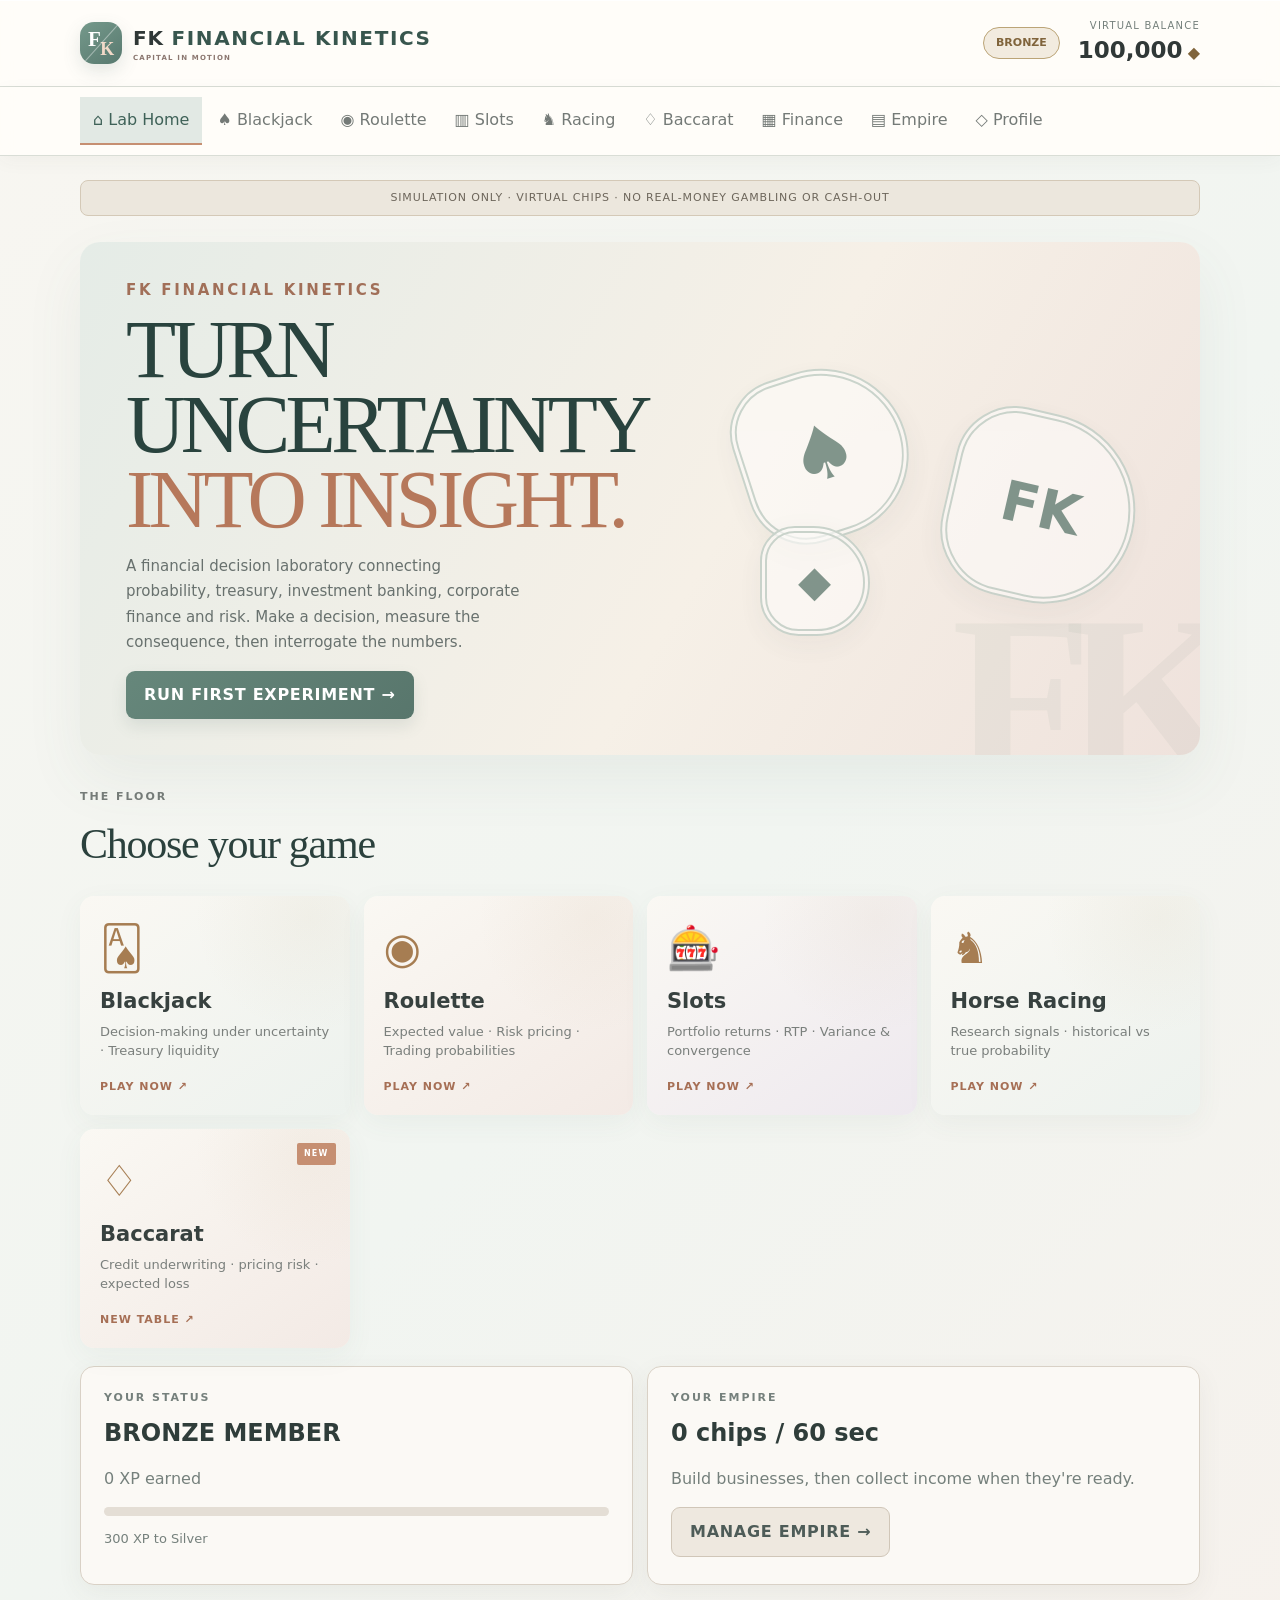
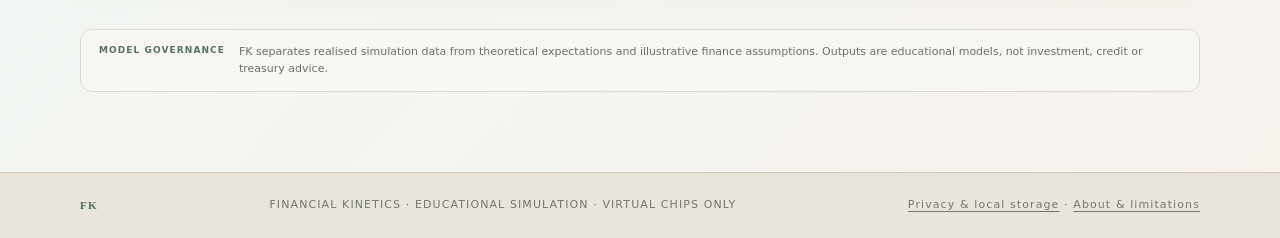
<file: index.html>
<!doctype html>
<html lang="en">
<head>
  <meta charset="utf-8">
  <meta name="viewport" content="width=device-width, initial-scale=1">
  <meta name="theme-color" content="#f3efe8">
  <meta name="robots" content="index,follow">
  <meta name="referrer" content="strict-origin-when-cross-origin">
  <meta name="description" content="FK Financial Kinetics — an interactive finance, treasury, deals, risk and capital allocation laboratory.">
  <title>FK Financial Kinetics | Capital in Motion.</title>
  <link rel="stylesheet" href="style.css">
  <script src="script.js" defer></script>
</head>
<body>
  <header class="topbar">
    <a href="#lobby" class="brand" data-page="lobby" aria-label="FK Financial Kinetics home"><span class="brand-mark fk-monogram"><i>F</i><i>K</i></span><span>FK <strong>FINANCIAL KINETICS</strong><small>CAPITAL IN MOTION</small></span></a>
    <div class="header-right"><span class="badge" id="vipBadge">BRONZE</span><div class="balance"><small>VIRTUAL BALANCE</small><strong id="balance">100,000</strong><span> ◆</span></div></div>
  </header>
  <nav class="nav" aria-label="Main navigation">
    <button type="button" data-page="lobby" class="active">⌂ Lab Home</button>
    <button type="button" data-page="blackjack">♠ Blackjack</button>
    <button type="button" data-page="roulette">◉ Roulette</button>
    <button type="button" data-page="slots">▥ Slots</button>
    <button type="button" data-page="racing">♞ Racing</button>
    <button type="button" data-page="baccarat">♢ Baccarat</button>
    <button type="button" data-page="finance">▦ Finance</button>
    <button type="button" data-page="empire">▤ Empire</button>
    <button type="button" data-page="profile">◇ Profile</button>
  </nav>
  <main>
    <div class="notice">SIMULATION ONLY · VIRTUAL CHIPS · NO REAL-MONEY GAMBLING OR CASH-OUT</div>
    <section id="lobby" class="page active" aria-labelledby="lobbyTitle">
      <div class="hero"><div><p class="eyebrow">FK FINANCIAL KINETICS</p><h1 id="lobbyTitle">TURN UNCERTAINTY<br><em>INTO INSIGHT.</em></h1><p>A financial decision laboratory connecting probability, treasury, investment banking, corporate finance and risk. Make a decision, measure the consequence, then interrogate the numbers.</p><button class="primary" type="button" data-page="blackjack">RUN FIRST EXPERIMENT →</button></div><div class="hero-art" aria-hidden="true"><div class="coin coin-a">♠</div><div class="coin coin-b">FK</div><div class="coin coin-c">◆</div></div></div>
      <div class="section-heading"><div><p class="eyebrow">THE FLOOR</p><h2>Choose your game</h2></div></div>
      <div class="game-grid">
        <button type="button" class="game-card" data-page="blackjack"><span class="game-icon">🂡</span><span class="game-name">Blackjack</span><span class="game-desc">Decision-making under uncertainty · Treasury liquidity</span><span class="game-link">PLAY NOW ↗</span></button>
        <button type="button" class="game-card" data-page="roulette"><span class="game-icon">◉</span><span class="game-name">Roulette</span><span class="game-desc">Expected value · Risk pricing · Trading probabilities</span><span class="game-link">PLAY NOW ↗</span></button>
        <button type="button" class="game-card" data-page="slots"><span class="game-icon">🎰</span><span class="game-name">Slots</span><span class="game-desc">Portfolio returns · RTP · Variance & convergence</span><span class="game-link">PLAY NOW ↗</span></button>
        <button type="button" class="game-card" data-page="racing"><span class="game-icon">♞</span><span class="game-name">Horse Racing</span><span class="game-desc">Research signals · historical vs true probability</span><span class="game-link">PLAY NOW ↗</span></button>
        <button type="button" class="game-card featured-game" data-page="baccarat"><span class="game-icon">♢</span><span class="game-name">Baccarat</span><span class="game-desc">Credit underwriting · pricing risk · expected loss</span><span class="game-link">NEW TABLE ↗</span></button>
      </div>
      <div class="two-col"><div class="panel"><p class="eyebrow">YOUR STATUS</p><h2 id="lobbyRank">BRONZE MEMBER</h2><p id="lobbyXp">0 XP earned</p><div class="progress"><div id="xpBar"></div></div><p class="muted" id="nextRank">300 XP to Silver</p></div><div class="panel"><p class="eyebrow">YOUR EMPIRE</p><h2 id="lobbyIncome">0 chips / collection</h2><p>Build businesses, then collect income when they're ready.</p><button class="secondary" type="button" data-page="empire">MANAGE EMPIRE →</button></div></div>
    </section>
    <section id="finance" class="page" aria-labelledby="financeTitle">
      <div class="section-heading"><div><p class="eyebrow">FK FINANCIAL KINETICS · FINANCE</p><h1 id="financeTitle">Finance</h1><p>One gateway into the professional side of FK. Choose a desk, make a decision, and analyse the financial consequence.</p></div></div>
      <div class="finance-bridge"><div><span>CAPITAL IN MOTION</span><strong>From liquidity to transactions, credit, capital allocation and risk.</strong></div><p>Each desk focuses on a different finance role while sharing the same principle: assumptions drive decisions, decisions change risk, and the numbers must reconcile.</p><div class="bridge-tags"><b>Treasury</b><b>Investment Banking</b><b>Credit</b><b>Corporate Finance</b><b>Analytics</b><b>Risk</b></div></div>
      <div class="finance-hub-grid">
        <button type="button" class="finance-hub-card" data-page="treasury"><span class="finance-hub-icon">⌁</span><span><small>DESK 01</small><strong>Treasury</strong><em>FX exposure · hedging · liquidity · scenario analysis</em></span><b>OPEN DESK →</b></button>
        <button type="button" class="finance-hub-card" data-page="deals"><span class="finance-hub-icon">◇</span><span><small>DESK 02</small><strong>Investment Banking</strong><em>M&amp;A · valuation · financing · pro forma leverage</em></span><b>ENTER DEAL ROOM →</b></button>
        <button type="button" class="finance-hub-card" data-page="credit"><span class="finance-hub-icon">▥</span><span><small>DESK 03</small><strong>Corporate Banking &amp; Credit</strong><em>Leverage · coverage · DSCR · downside underwriting</em></span><b>UNDERWRITE →</b></button>
        <button type="button" class="finance-hub-card" data-page="corporate"><span class="finance-hub-icon">▤</span><span><small>DESK 04</small><strong>Corporate Finance</strong><em>NPV · discount rates · payback · capital allocation</em></span><b>OPEN COMMITTEE →</b></button>
        <button type="button" class="finance-hub-card" data-page="analytics"><span class="finance-hub-icon">▦</span><span><small>DESK 05</small><strong>Financial Analytics</strong><em>GGR · margins · P&amp;L · cash flow · operating performance</em></span><b>VIEW ANALYTICS →</b></button>
        <button type="button" class="finance-hub-card" data-page="risk"><span class="finance-hub-icon">∑</span><span><small>DESK 06</small><strong>Risk Lab</strong><em>Expected value · Monte Carlo · distributions · probability of loss</em></span><b>RUN RISK LAB →</b></button>
      </div>
      <div class="panel fk-explains"><h3>How FK is organised</h3><p><strong>Play</strong> generates probability and decision data. <strong>Finance</strong> applies professional frameworks to treasury, banking, credit and corporate decisions. <strong>Analytics &amp; Risk</strong> interrogate the outcomes. The modules stay separate so a simulated gaming result is never presented as a real financial asset or forecast.</p></div>
    </section>
    <section id="blackjack" class="page" aria-labelledby="bjTitle"><div class="section-heading"><div><p class="eyebrow">TABLE 01 · 6-DECK SHOE</p><h1 id="bjTitle">Blackjack</h1><p>Dealer stands on soft 17 · Natural blackjack pays 3:2 · No insurance or surrender</p></div></div><div class="finance-bridge"><div><span>TREASURY CONNECTION</span><strong>Liquidity decisions under uncertainty</strong></div><p>You choose whether to take more risk, stop, or commit additional capital with incomplete information. That mirrors treasury decisions around liquidity buffers, refinancing and risk limits—without pretending blackjack and corporate finance are economically identical.</p><div class="bridge-tags"><b>Decision trees</b><b>Downside risk</b><b>Capital at risk</b></div></div>
      <div class="bj-hud"><div><small>AVAILABLE BALANCE</small><strong><span id="bjBalance">0</span> CHIPS</strong></div><div><small>CURRENT BET</small><strong><span id="bjHudBet">0</span> CHIPS</strong></div></div><div id="bjOutcome" class="bj-outcome" hidden></div><div class="felt blackjack-table"><div class="shoe-mark">6-DECK SHOE</div><div class="table-label bj-score-label">DEALER <strong id="dealerScore">—</strong></div><div class="cards blackjack-cards" id="dealerCards"><span class="placeholder-card">?</span><span class="placeholder-card">?</span></div><div class="felt-rule"><span>DEALER STANDS ON 17</span><strong>BLACKJACK PAYS 3 TO 2</strong><span>NO INSURANCE</span></div><div class="table-label bj-score-label">YOU <strong id="handCounter">—</strong></div><div id="playerHands" class="hands"><div class="cards"><span class="placeholder-card">♠</span><span class="placeholder-card">♥</span></div></div><div class="betting-circle"><span>YOUR BET</span><div id="bjTableChips" class="table-chip-stack"><span class="empty-bet">PLACE CHIPS</span></div><strong id="bjTableBet">100</strong></div></div>
      <div class="panel controls"><div class="chip-betting"><div><span class="control-label">SELECT CHIPS</span><div class="chip-rack" id="bjChipRack"><button type="button" class="casino-chip chip-10" data-chip="10">10</button><button type="button" class="casino-chip chip-25" data-chip="25">25</button><button type="button" class="casino-chip chip-50" data-chip="50">50</button><button type="button" class="casino-chip chip-100" data-chip="100">100</button><button type="button" class="casino-chip chip-500" data-chip="500">500</button></div></div><div class="bet-summary"><label for="bjBet">BET</label><input id="bjBet" type="number" min="2" max="1000" step="2" value="0"><button class="secondary compact" type="button" id="bjClearBet">CLEAR</button></div><button class="primary deal-button" type="button" id="bjDeal">DEAL CARDS</button></div><div class="action-row blackjack-actions"><button class="secondary" type="button" id="bjHit" disabled>HIT</button><button class="secondary" type="button" id="bjStand" disabled>STAND</button><button class="secondary" type="button" id="bjDouble" disabled>DOUBLE</button><button class="secondary" type="button" id="bjSplit" disabled>SPLIT</button></div><p class="result game-message" id="bjStatus" role="status">Place your chips, then deal. Table limit: 2–1,000 chips.</p></div>
      <p class="fine-print">One split maximum; split aces receive one card each. Doubling after a split is allowed except on split aces. A split 21 pays 1:1, not 3:2. Dealer peeks for blackjack before player actions. Table limits apply to the initial bet.</p>
    </section>
    <section id="roulette" class="page" aria-labelledby="rouletteTitle"><div class="section-heading"><div><p class="eyebrow">TABLE 02 · EUROPEAN RULES</p><h1 id="rouletteTitle">Roulette</h1><p>37 equally likely pockets (0–36). Zero loses all outside bets.</p></div></div><div class="finance-bridge"><div><span>MARKETS / TREASURY CONNECTION</span><strong>Probability, pricing and expected value</strong></div><p>Roulette gives us known probabilities, making it a clean benchmark for expected value and risk pricing. In markets, probabilities are estimated rather than known, which is exactly why model risk matters.</p><div class="bridge-tags"><b>Expected value</b><b>Risk pricing</b><b>Model risk</b></div></div>
      <div class="roulette-top"><div class="roulette-wheel-card"><div class="roulette-pointer">▼</div><div class="roulette-wheel" id="rouletteWheel"><div class="roulette-ball-track" id="rouletteBallTrack" aria-hidden="true"><span class="roulette-real-ball"></span></div><div class="wheel-centre"><strong id="rouletteBall">?</strong><span id="rouletteWheelColour">READY</span></div></div><p class="fine-print">European wheel · 37 equally likely outcomes</p></div><div class="panel roulette-math"><p class="eyebrow">LIVE PROBABILITY DESK</p><h3 id="rouletteLast">Place your bet</h3><div class="prob-grid"><div><small>RED / BLACK</small><strong>18 / 37</strong><span>48.65% win probability</span></div><div><small>SINGLE NUMBER</small><strong>1 / 37</strong><span>2.70% win probability</span></div><div><small>HOUSE EDGE</small><strong>2.70%</strong><span>European single-zero wheel</span></div><div><small>EXPECTED CASINO GGR</small><strong id="rouletteExpectedGgr">0.00</strong><span id="rouletteExpectedNote">per current table bet</span></div></div></div></div><div class="panel roulette-panel"><div class="roulette-controls"><div><span class="control-label">SELECT CHIP</span><div class="chip-rack" id="rouletteChipRack"><button type="button" class="casino-chip chip-10" data-chip="10">10</button><button type="button" class="casino-chip chip-25" data-chip="25">25</button><button type="button" class="casino-chip chip-50" data-chip="50">50</button><button type="button" class="casino-chip chip-100 selected" data-chip="100">100</button><button type="button" class="casino-chip chip-500" data-chip="500">500</button></div></div><div class="bet-row roulette-options"><label for="rouletteBet">TOTAL BET<input id="rouletteBet" type="number" min="1" max="1000" step="1" value="100"></label><label for="rouletteType">BET TYPE<select id="rouletteType"><option value="red">Red (1:1)</option><option value="black">Black (1:1)</option><option value="even">Even (1:1)</option><option value="odd">Odd (1:1)</option><option value="low">1–18 (1:1)</option><option value="high">19–36 (1:1)</option><option value="dozen1">1st dozen (2:1)</option><option value="dozen2">2nd dozen (2:1)</option><option value="dozen3">3rd dozen (2:1)</option><option value="straight">Single number (35:1)</option></select></label><div id="numberWrap" hidden><label for="rouletteNumber">NUMBER<input id="rouletteNumber" type="number" min="0" max="36" step="1" value="17"></label></div></div><button class="primary" type="button" id="rouletteSpin">SPIN WHEEL</button><button class="secondary compact" type="button" id="rouletteUndo">UNDO</button><button class="secondary compact" type="button" id="rouletteDouble">DOUBLE</button><button class="secondary compact" type="button" id="rouletteClear">CLEAR TABLE</button></div><div class="roulette-bankroll"><span>BALANCE <strong id="rouletteBalance">0</strong></span><span>ON TABLE <strong id="rouletteExposure">0</strong></span><span>AVAILABLE <strong id="rouletteAvailable">0</strong></span></div><p class="fine-print table-hint">Bets stay on the table after every spin. Choose a chip and place it on several numbers and/or RED/BLACK. UNDO removes your last chip; DOUBLE doubles the complete layout.</p><p class="result" id="rouletteStatus" role="status">Select a chip and place your bet.</p></div>
      <div class="roulette-outside" id="rouletteOutside"><button type="button" class="outside-red" data-outside="red">RED <span data-outside-chip="red"></span></button><button type="button" class="outside-black" data-outside="black">BLACK <span data-outside-chip="black"></span></button></div><div class="roulette-strip roulette-table" id="rouletteStrip" aria-label="European roulette numbers"></div>
    </section>
    <section id="slots" class="page" aria-labelledby="slotsTitle"><div class="section-heading"><div><p class="eyebrow">MACHINE 07 · THREE REELS</p><h1 id="slotsTitle">Golden Reels</h1><p>A classic simplified three-reel machine with a visible centre payline and published mathematics.</p></div></div><div class="finance-bridge"><div><span>PORTFOLIO CONNECTION</span><strong>Expected return versus realised return</strong></div><p>The published RTP is a long-run expectation; your observed RTP can be very different over a short sample. That is the same statistical lesson behind realised portfolio returns, volatility and convergence to an expected outcome.</p><div class="bridge-tags"><b>Expected return</b><b>Variance</b><b>Sampling error</b></div></div><div class="slot-cabinet"><div class="slot-marquee">★ FK GOLDEN REELS ★<small>ONE CENTRE PAYLINE</small></div><div class="reel-window"><div class="payline"></div><div class="reels"><div class="reel-column"><span class="reel-ghost">★</span><strong id="reel0">7</strong><span class="reel-ghost">◆</span></div><div class="reel-column"><span class="reel-ghost">♥</span><strong id="reel1">◆</strong><span class="reel-ghost">♣</span></div><div class="reel-column"><span class="reel-ghost">♣</span><strong id="reel2">♣</strong><span class="reel-ghost">7</span></div></div></div><div class="slot-console"><div class="slot-meter"><small>CREDIT</small><strong id="slotCredit">0</strong></div><div class="slot-meter"><small>BET</small><strong id="slotBetDisplay">50</strong></div><div class="bet-row"><label for="slotBet">BET (CHIPS)</label><input id="slotBet" type="number" min="1" max="1000" step="1" value="50"><button class="primary slot-spin-button" type="button" id="slotSpin">SPIN</button></div></div><p class="result" id="slotStatus" role="status">Press SPIN. The centre row is the only payline.</p></div><div class="panel"><h3>Paytable · Total return including stake</h3><div class="paytable"><span>7 7 7</span><strong>20×</strong><span>◆ ◆ ◆</span><strong>12×</strong><span>♣ ♣ ♣</span><strong>8×</strong><span>♥ ♥ ♥</span><strong>6×</strong><span>★ ★ ★</span><strong>5×</strong><span>Any pair (not triple)</span><strong>1×</strong><span>No match</span><strong>0×</strong></div><div class="slot-finance"><div><small>THEORETICAL RTP</small><strong>88.80%</strong><span>Expected player return</span></div><div><small>HOUSE EDGE</small><strong>11.20%</strong><span>Expected casino GGR / wager</span></div><div><small>EXPECTED GGR / SPIN</small><strong id="slotExpectedGgr">5.60</strong><span>At current bet</span></div><div><small>OBSERVED RTP</small><strong id="slotObservedRtp">—</strong><span id="slotObservedNote">No recorded spins yet</span></div></div><p class="fine-print">Each of the five symbols has a 20% chance per reel. Exact theoretical RTP = 111/125 = 88.8%, so theoretical house edge = 11.2%. Observed RTP comes from your actual recorded slot spins and can differ materially from theory over small samples.</p></div></section>
    <section id="racing" class="page" aria-labelledby="racingTitle"><div class="section-heading"><div><p class="eyebrow">FK RACECOURSE · FIVE RUNNERS</p><h1 id="racingTitle">Horse Racing</h1><p>Choose your runner, place a virtual wager and watch the full race unfold.</p></div></div><div class="finance-bridge"><div><span>INVESTMENT RESEARCH CONNECTION</span><strong>Past performance is not true probability</strong></div><p>Every horse has the same true 20% chance, while its historical win rate moves as races accumulate. The gap demonstrates why a strong-looking track record can be noise rather than evidence of superior expected performance.</p><div class="bridge-tags"><b>Track records</b><b>Sample size</b><b>Signal vs noise</b></div></div><div class="race-board"><div class="race-board-head"><span>RUNNER</span><span>FIXED ODDS</span><span>TRUE WIN %</span><span>HISTORICAL</span><span>FORM</span></div><div id="raceOdds"></div></div><div class="panel race-panel"><div class="track" id="track"></div><div class="bet-row"><label for="raceBet">BET (CHIPS)</label><input id="raceBet" type="number" min="1" max="1000" step="1" value="100"><label for="raceHorse">YOUR HORSE</label><select id="raceHorse"><option value="0">1 · Thunder</option><option value="1">2 · Lightning</option><option value="2">3 · Shadow</option><option value="3">4 · Rocket</option><option value="4">5 · Storm</option></select><button class="primary" type="button" id="raceStart">START RACE</button></div><p class="result" id="raceStatus" role="status">Select a runner and start the race.</p></div><p class="fine-print">Educational simplified race model: every runner has a fixed 20% win probability and pays 4:1 net (5× total return), so theoretical RTP is 100%. The animated positions create race presentation only; the winner is sampled uniformly before the animation and the animation cannot change the result.</p></section>
    <section id="baccarat" class="page" aria-labelledby="baccaratTitle"><div class="section-heading"><div><p class="eyebrow">SALON PRIVÉ · PUNTO BANCO</p><h1 id="baccaratTitle">Baccarat</h1><p>Choose Player, Banker or Tie. Drawing rules are automatic; cards are dealt from an eight-deck shoe.</p></div></div><div class="finance-bridge"><div><span>IB / CREDIT CONNECTION</span><strong>Underwriting and pricing asymmetric risk</strong></div><p>Different wagers have different probabilities and economics. Compare probability, payout and expected loss just as an underwriter compares downside, pricing and return before committing capital.</p><div class="bridge-tags"><b>Underwriting</b><b>Expected loss</b><b>Risk-adjusted return</b></div></div><div class="baccarat-layout"><div class="felt baccarat-table"><div class="baccarat-side"><span>PLAYER</span><strong id="bacPlayerTotal">—</strong><div class="cards baccarat-cards" id="bacPlayerCards"><span class="placeholder-card">?</span><span class="placeholder-card">?</span></div></div><div class="baccarat-vs">VS</div><div class="baccarat-side"><span>BANKER</span><strong id="bacBankerTotal">—</strong><div class="cards baccarat-cards" id="bacBankerCards"><span class="placeholder-card">?</span><span class="placeholder-card">?</span></div></div></div><div class="panel baccarat-desk"><p class="eyebrow">TABLE &amp; PROBABILITY DESK</p><div class="bac-options"><button type="button" data-bac="player"><span>PLAYER</span><strong>1:1</strong><small>44.62% win</small></button><button type="button" data-bac="banker" class="selected"><span>BANKER</span><strong>0.95:1</strong><small>45.86% win</small></button><button type="button" data-bac="tie"><span>TIE</span><strong>8:1</strong><small>9.52% win</small></button></div><div class="bet-row"><label for="bacBet">BET (CHIPS)</label><input id="bacBet" type="number" min="1" max="1000" step="1" value="100"><button class="primary" id="bacDeal" type="button">DEAL</button></div><p class="result" id="bacStatus" role="status">Banker selected. Place a virtual wager.</p><div class="prob-grid baccarat-probs"><div><small>BANKER HOUSE EDGE</small><strong>≈1.06%</strong><span>5% commission model</span></div><div><small>PLAYER HOUSE EDGE</small><strong>≈1.24%</strong><span>Standard drawing rules</span></div><div><small>TIE HOUSE EDGE</small><strong>≈14.36%</strong><span>8:1 payout</span></div><div><small>MODEL</small><strong>8 DECKS</strong><span>Shoe reshuffled each hand</span></div></div></div></div><p class="fine-print">Educational Punto Banco model. Naturals 8/9 stand. Standard third-card drawing rules apply. Banker wins pay 0.95:1 net (5% commission); Player wins pay 1:1; Tie pays 8:1. Player/Banker bets push on a tie.</p></section>

    <section id="treasury" class="page" aria-labelledby="treasuryTitle"><div class="section-heading"><div><p class="eyebrow">DESK 01 · CORPORATE TREASURY</p><h1 id="treasuryTitle">Treasury Desk</h1><p>Manage FX exposure and compare an unhedged position with a forward hedge. All figures are illustrative virtual scenarios.</p></div></div><div class="finance-bridge"><div><span>THE DECISION</span><strong>Protect cash flow or retain market exposure?</strong></div><p>A UK company expects to receive USD in 90 days. Choose an exposure, spot rate, forward rate and future spot scenario. FK measures the GBP cash-flow impact and hedge value.</p><div class="bridge-tags"><b>FX exposure</b><b>Forward hedge</b><b>Liquidity</b><b>Scenario analysis</b></div></div><div class="two-col"><div class="panel"><h3>Exposure & market assumptions</h3><div class="model-inputs"><label>USD receivable<input id="trExposure" type="number" min="1000" step="1000" value="1000000"></label><label>Current USD per GBP<input id="trSpot" type="number" min="0.1" step="0.001" value="1.300"></label><label>90-day forward USD per GBP<input id="trForward" type="number" min="0.1" step="0.001" value="1.290"></label><label>Future spot USD per GBP<input id="trFuture" type="number" min="0.1" step="0.001" value="1.350"></label></div><button class="primary" id="trRun" type="button">RUN TREASURY CASE</button></div><div class="panel"><p class="eyebrow">TREASURY OUTPUT</p><div class="decision-score"><div><small>UNHEDGED GBP</small><strong id="trUnhedged">—</strong></div><div><small>HEDGED GBP</small><strong id="trHedged">—</strong></div><div><small>HEDGE IMPACT</small><strong id="trImpact">—</strong></div></div><div id="trExplain" class="metric-callout">Run the case to compare cash-flow certainty with market exposure.</div></div></div><div class="panel fk-explains"><h3>FK Explains</h3><p><strong>Why Treasury cares:</strong> the forward locks the GBP value of the USD receivable. It can protect a budget rate and reduce cash-flow volatility, but it also removes upside if spot moves favourably. A hedge is risk management, not a guaranteed profit strategy.</p></div></section>

    <section id="deals" class="page" aria-labelledby="dealsTitle"><div class="section-heading"><div><p class="eyebrow">DESK 02 · INVESTMENT BANKING</p><h1 id="dealsTitle">Deal Room</h1><p>Assess an illustrative acquisition using enterprise value, leverage, accretion and financing capacity.</p></div></div><div class="finance-bridge"><div><span>THE MANDATE</span><strong>Should the buyer pursue the acquisition?</strong></div><p>Build a simplified transaction model. FK calculates purchase enterprise value, debt capacity and pro forma leverage, then flags the financing trade-off.</p><div class="bridge-tags"><b>M&amp;A</b><b>EV / EBITDA</b><b>Debt capacity</b><b>Leverage</b></div></div><div class="panel"><div class="model-inputs deal-inputs"><label>Target EBITDA<input id="dlEbitda" type="number" min="1" value="120"></label><label>Entry EV / EBITDA<input id="dlMultiple" type="number" min="1" step="0.1" value="9.0"></label><label>Buyer existing debt<input id="dlDebt" type="number" min="0" value="350"></label><label>Buyer EBITDA<input id="dlBuyerEbitda" type="number" min="1" value="220"></label><label>Debt-funded purchase (%)<input id="dlDebtPct" type="number" min="0" max="100" value="60"></label><label>Synergies<input id="dlSynergy" type="number" min="0" value="20"></label></div><button class="primary" id="dlRun" type="button">UNDERWRITE DEAL</button><div class="decision-score four"><div><small>PURCHASE EV</small><strong id="dlEv">—</strong></div><div><small>NEW DEBT</small><strong id="dlNewDebt">—</strong></div><div><small>PRO FORMA LEVERAGE</small><strong id="dlLeverage">—</strong></div><div><small>FK CREDIT VIEW</small><strong id="dlView">—</strong></div></div><div id="dlExplain" class="metric-callout">Enter the assumptions and underwrite the transaction.</div></div><div class="panel fk-explains"><h3>FK Explains</h3><p><strong>Investment-banking connection:</strong> headline valuation is only one part of a transaction. Financing mix changes leverage and risk. This simplified case intentionally excludes purchase accounting, fees, taxes, working capital and a full accretion/dilution model.</p></div></section>


    <section id="credit" class="page" aria-labelledby="creditTitle"><div class="section-heading"><div><p class="eyebrow">DESK 03 · CORPORATE BANKING / CREDIT</p><h1 id="creditTitle">Credit Underwriting Desk</h1><p>Translate operating performance and debt structure into leverage, coverage and downside capacity.</p></div></div><div class="finance-bridge"><div><span>THE CREDIT QUESTION</span><strong>Can the borrower service the proposed debt?</strong></div><p>Stress EBITDA, interest and mandatory amortisation. FK calculates leverage, interest coverage and debt-service coverage, then explains the main underwriting pressure point.</p><div class="bridge-tags"><b>Leverage</b><b>Interest coverage</b><b>DSCR</b><b>Downside case</b></div></div><div class="panel"><div class="model-inputs deal-inputs"><label>EBITDA<input id="crEbitda" type="number" min="1" value="150"></label><label>Total debt<input id="crDebt" type="number" min="0" value="450"></label><label>Cash<input id="crCash" type="number" min="0" value="50"></label><label>Annual interest<input id="crInterest" type="number" min="0" value="35"></label><label>Mandatory debt repayment<input id="crAmort" type="number" min="0" value="30"></label><label>Downside EBITDA (%)<input id="crStress" type="number" min="0" max="100" value="20"></label></div><button class="primary" id="crRun" type="button">RUN CREDIT CASE</button><div class="decision-score four"><div><small>NET LEVERAGE</small><strong id="crLev">—</strong></div><div><small>INTEREST COVERAGE</small><strong id="crCov">—</strong></div><div><small>DOWNSIDE DSCR</small><strong id="crDscr">—</strong></div><div><small>FK CREDIT VIEW</small><strong id="crView">—</strong></div></div><div id="crExplain" class="metric-callout">Run the case to test debt capacity and downside resilience.</div></div><div class="panel fk-explains"><h3>FK Explains</h3><p><strong>Credit connection:</strong> leverage measures debt burden relative to earnings; interest coverage tests the earnings cushion over interest; this simplified DSCR compares stressed EBITDA with interest plus mandatory principal. Real underwriting also considers FCF conversion, liquidity, covenants, collateral, maturity profile, industry risk and management quality.</p></div></section>
    <section id="corporate" class="page" aria-labelledby="corpTitle"><div class="section-heading"><div><p class="eyebrow">DESK 03 · CORPORATE FINANCE</p><h1 id="corpTitle">Capital Committee</h1><p>Evaluate a project using NPV, IRR-style decision logic, payback and return on invested capital.</p></div></div><div class="finance-bridge"><div><span>CAPITAL ALLOCATION</span><strong>Does this project create value?</strong></div><p>Commit capital today for a stream of future cash flows. FK discounts the cash flows at your required return and compares value creation with the upfront investment.</p><div class="bridge-tags"><b>NPV</b><b>Discount rate</b><b>Payback</b><b>ROIC</b></div></div><div class="two-col"><div class="panel"><h3>Project assumptions</h3><div class="model-inputs"><label>Initial investment<input id="cpInitial" type="number" min="1" value="1000"></label><label>Annual FCF<input id="cpFcf" type="number" value="280"></label><label>Project life (years)<input id="cpYears" type="number" min="1" max="20" value="5"></label><label>Discount rate (%)<input id="cpRate" type="number" min="0" max="100" step="0.1" value="10"></label></div><button class="primary" id="cpRun" type="button">PRESENT TO COMMITTEE</button></div><div class="panel"><p class="eyebrow">COMMITTEE OUTPUT</p><div class="decision-score"><div><small>NPV</small><strong id="cpNpv">—</strong></div><div><small>PAYBACK</small><strong id="cpPayback">—</strong></div><div><small>PV / INVESTMENT</small><strong id="cpPi">—</strong></div></div><div id="cpExplain" class="metric-callout">Run the case to test whether expected cash flows compensate for the capital committed.</div></div></div><div class="panel fk-explains"><h3>FK Explains</h3><p><strong>Corporate-finance connection:</strong> positive NPV means the present value of modeled cash flows exceeds the initial investment at the chosen discount rate. The answer is only as reliable as the cash-flow and discount-rate assumptions.</p></div></section>

    <section id="empire" class="page" aria-labelledby="empireTitle"><div class="section-heading"><div><p class="eyebrow">YOUR BUSINESS</p><h1 id="empireTitle">FK Empire</h1><p>Build your properties. Collect virtual revenue every 60 seconds while this website is open.</p></div></div><div class="stats-grid"><div class="stat"><small>OWNED PROPERTIES</small><strong id="propertyCount">0</strong></div><div class="stat"><small>INCOME / 60 SEC</small><strong id="incomeRate">0</strong></div><div class="stat"><small>AVAILABLE TO COLLECT</small><strong id="pendingIncome">0</strong></div></div><div class="panel"><div class="between"><div><h3>Property revenue</h3><p class="muted">Income accrues up to 24 hours, including time away.</p></div><button class="primary" id="collectIncome" type="button">COLLECT CHIPS</button></div><p class="result" id="empireStatus" role="status">Own a property to start generating revenue.</p></div><div class="property-grid" id="properties"></div></section>

    <section id="analytics" class="page" aria-labelledby="analyticsTitle"><div class="section-heading"><div><p class="eyebrow">FINANCIAL KINETICS · CFO VIEW</p><h1 id="analyticsTitle">Operating & Financial Analytics</h1><p>Realised gaming activity recorded by this browser. Player bankroll and casino operating results are kept separate.</p></div></div>
      <div class="notice analytics-note">V2 analytics begin when this version is first opened. Legacy V1 aggregate wagers cannot be reliably assigned to games or reconstructed into payouts, so they are excluded from GGR rather than estimated.</div>
      <div class="stats-grid finance-stats"><div class="stat"><small>TOTAL WAGERS</small><strong id="faWagers">0</strong></div><div class="stat"><small>PLAYER PAYOUTS</small><strong id="faPayouts">0</strong></div><div class="stat"><small>REALised GGR</small><strong id="faGgr">0</strong></div><div class="stat"><small>REALised HOLD</small><strong id="faHold">—</strong></div><div class="stat"><small>GAMING ROUNDS / HANDS</small><strong id="faRounds">0</strong></div><div class="stat"><small>PLAYER NET P/L</small><strong id="faPlayerNet">0</strong></div></div><div class="stats-grid finance-stats advanced-finance"><div class="stat"><small>AVERAGE WAGER</small><strong id="faAvgWager">—</strong></div><div class="stat"><small>PAYOUT RATIO</small><strong id="faPayoutRatio">—</strong></div><div class="stat"><small>SESSION VOLATILITY</small><strong id="faVolatility">—</strong></div><div class="stat"><small>MAX PLAYER DRAWDOWN</small><strong id="faDrawdown">—</strong></div><div class="stat"><small>BEST GAME (GGR)</small><strong id="faBestGame">—</strong></div><div class="stat"><small>LEDGER OBSERVATIONS</small><strong id="faObservations">0</strong></div></div>
      <div class="two-col"><div class="panel"><h3>Realised GGR by game</h3><div id="gameAnalytics" class="analytics-table"></div></div><div class="panel"><h3>GGR composition</h3><div id="ggrChart" class="bar-chart" aria-label="Gross gaming revenue by game"></div><p class="fine-print">GGR = wagers − player payouts. Negative realised GGR is possible over a short sample even when a game has a positive theoretical house edge.</p></div></div>
      <div class="panel"><h3>Illustrative operating model</h3><p class="muted">These inputs are assumptions, not recorded expenses. They convert realised V2 GGR into an illustrative P&amp;L and cash-flow bridge.</p><div class="model-inputs"><label>Variable operating costs (% of GGR)<input id="opexPct" type="number" min="0" max="100" step="0.1" value="35"></label><label>Fixed operating costs<input id="fixedOpex" type="number" min="0" step="1" value="100"></label><label>D&amp;A<input id="daInput" type="number" min="0" step="1" value="25"></label><label>Interest expense<input id="interestInput" type="number" min="0" step="1" value="10"></label><label>Tax rate (%)<input id="taxRate" type="number" min="0" max="100" step="0.1" value="25"></label><label>Capital expenditure<input id="capexInput" type="number" min="0" step="1" value="30"></label></div><div id="pnlTable" class="analytics-table"></div><p class="fine-print">Simplified educational model: taxes are applied only to positive pre-tax income; no working-capital movement is assumed. FCF shown here = net income + D&amp;A − capex.</p></div>
    </section>
    <section id="risk" class="page" aria-labelledby="riskTitle"><div class="section-heading"><div><p class="eyebrow">FINANCIAL KINETICS · RISK ENGINE</p><h1 id="riskTitle">Expected Value Lab</h1><p>Compare known casino probabilities with assumed investment scenarios without treating them as equivalent.</p></div></div>
      <div class="two-col"><div class="panel"><h3>European roulette EV</h3><p>Even-money red bet: 18 winning pockets and 19 losing pockets across 37 equally likely outcomes.</p><div class="model-inputs"><label>Stake<input id="evRouletteStake" type="number" min="1" step="1" value="100"></label></div><div id="rouletteEvOutput" class="metric-callout"></div><p class="fine-print">Player EV = (18/37 × stake) + (19/37 × −stake). The casino's theoretical expected profit is the opposite sign. This is a known mathematical probability model.</p></div>
      <div class="panel"><h3>Investment scenario EV</h3><p class="muted">Enter three mutually exclusive scenarios. Probabilities are assumptions about an uncertain future, not known physical odds.</p><div class="scenario-grid"><strong>Scenario</strong><strong>Probability %</strong><strong>Return %</strong><span>Bull</span><input class="scenario-p" value="30" type="number" step="0.1"><input class="scenario-r" value="20" type="number" step="0.1"><span>Normal</span><input class="scenario-p" value="50" type="number" step="0.1"><input class="scenario-r" value="8" type="number" step="0.1"><span>Bear</span><input class="scenario-p" value="20" type="number" step="0.1"><input class="scenario-r" value="-15" type="number" step="0.1"></div><div id="investmentEvOutput" class="metric-callout"></div></div></div>
      <div class="panel"><h3>Monte Carlo · Your recorded gaming session</h3><p class="muted">FK resamples the net outcomes in your local transaction ledger. This empirical bootstrap asks what repeated sessions could look like if your observed round outcomes were representative.</p><div class="model-inputs"><label>Rounds per simulated session<input id="mcRounds" type="number" min="1" max="1000" value="100"></label><label>Simulations<input id="mcSims" type="number" min="100" max="10000" step="100" value="5000"></label></div><button class="primary" id="mcRun" type="button">RUN MONTE CARLO</button><div class="decision-score four"><div><small>MEAN P/L</small><strong id="mcMean">—</strong></div><div><small>PROB. OF LOSS</small><strong id="mcLoss">—</strong></div><div><small>5% PERCENTILE</small><strong id="mcP5">—</strong></div><div><small>95% PERCENTILE</small><strong id="mcP95">—</strong></div></div><div id="mcExplain" class="metric-callout">Play recorded rounds first, then run the simulation.</div></div>
      <div class="panel"><h3>Why the distinction matters</h3><p>Roulette probabilities are fixed by the wheel model. Investment scenario probabilities and returns are estimates that can be wrong, change through time, and omit outcomes. Expected return is therefore a model output—not a promise or a complete measure of risk.</p><p class="fine-print">Educational use only. Nothing in FK Risk Lab is personalised investment advice.</p></div>
    </section>
    <section id="profile" class="page" aria-labelledby="profileTitle"><div class="section-heading"><div><p class="eyebrow">PLAYER CARD</p><h1 id="profileTitle">Your Profile</h1><p>Local progress on this browser and device.</p></div></div><div class="stats-grid"><div class="stat"><small>VIP RANK</small><strong id="profileVip">BRONZE</strong></div><div class="stat"><small>XP</small><strong id="profileXp">0</strong></div><div class="stat"><small>WINS / LOSSES / PUSHES</small><strong id="profileRecord">0 / 0 / 0</strong></div><div class="stat"><small>TOTAL WAGERED</small><strong id="profileWagered">0</strong></div><div class="stat"><small>BIGGEST NET WIN</small><strong id="profileBiggest">0</strong></div><div class="stat"><small>PROPERTY VALUE</small><strong id="profileValue">0</strong></div></div><div class="panel"><h3>Achievements</h3><div id="achievements" class="achievement-list"></div></div><div class="panel"><h3>Save & reset</h3><p>Your game automatically saves using this browser's local storage. Clearing browser data may erase progress. Private browsing may not persist saves.</p><button type="button" id="resetGame" class="danger">RESET ALL PROGRESS</button></div></section>
    <section class="launch-note" aria-label="Model governance"><strong>MODEL GOVERNANCE</strong><span>FK separates realised simulation data from theoretical expectations and illustrative finance assumptions. Outputs are educational models, not investment, credit or treasury advice.</span></section>
  </main>
  <footer><span>FK</span><span>FINANCIAL KINETICS · EDUCATIONAL SIMULATION · VIRTUAL CHIPS ONLY</span><span><a href="privacy.html">Privacy & local storage</a> · <a href="about.html">About & limitations</a></span></footer>
</body>
</html>
</file>
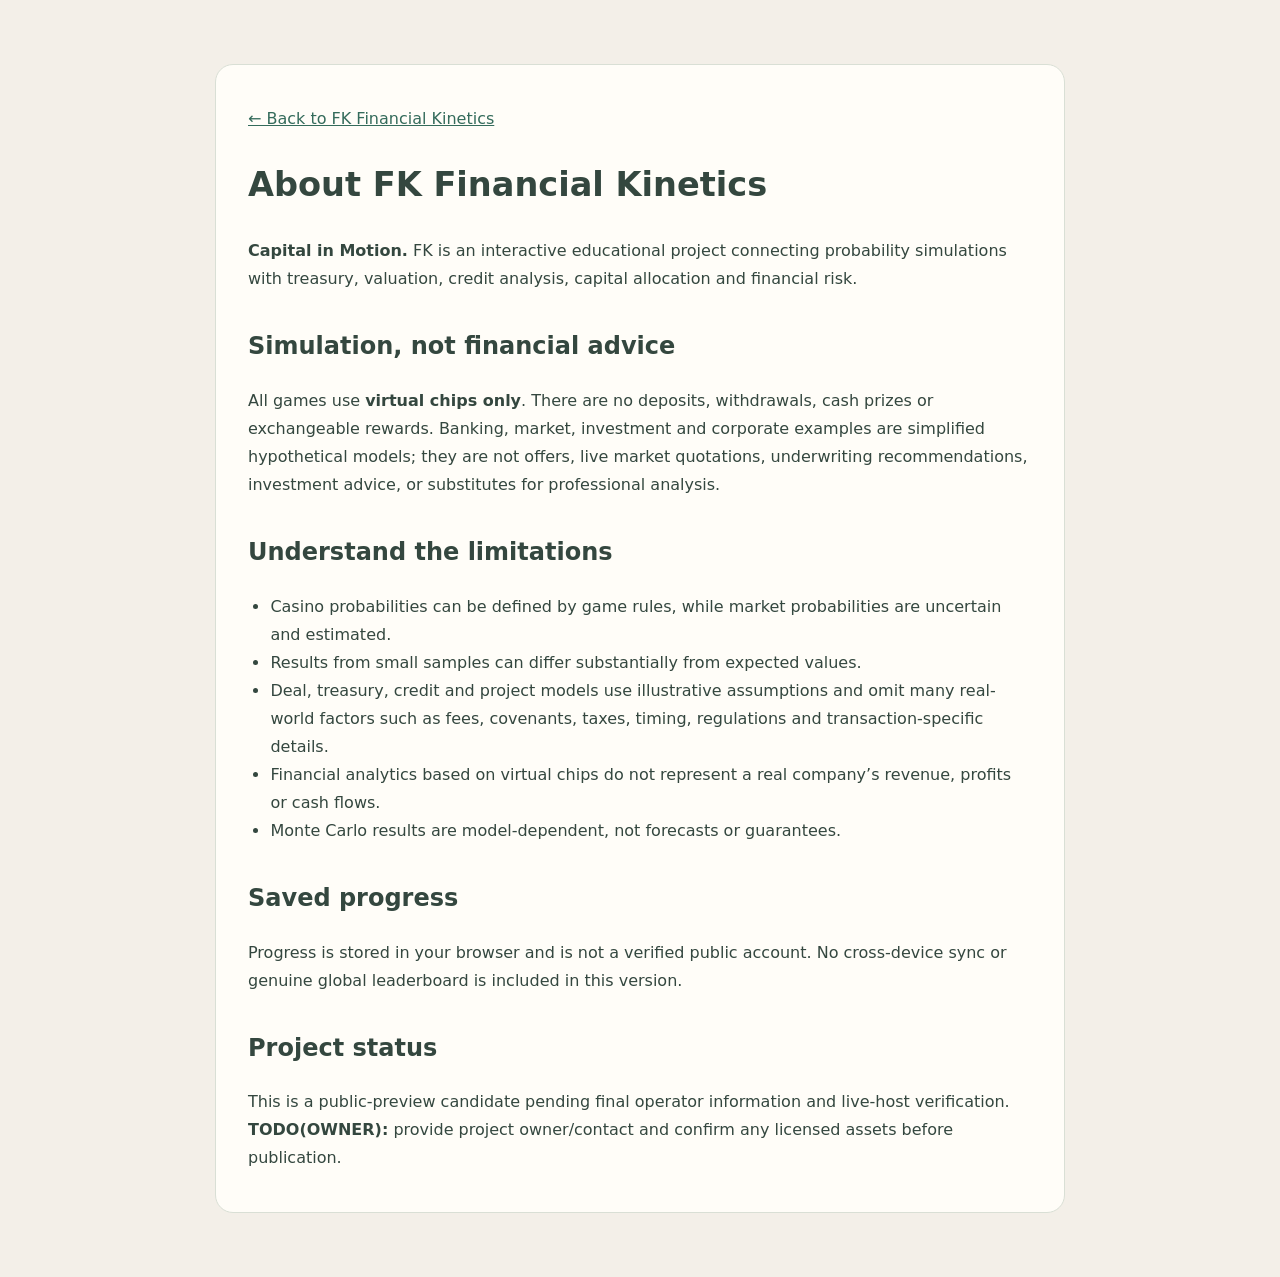
<file: about.html>
<!doctype html><html lang="en"><head><meta charset="utf-8"><meta name="viewport" content="width=device-width, initial-scale=1"><meta name="theme-color" content="#f3efe8"><link rel="stylesheet" href="style.css"><title>About | FK Financial Kinetics</title><style>body{background:#f3efe8;color:#34473f}.info-wrap{max-width:850px;margin:4rem auto;padding:1.5rem 2rem;background:#fffdf8;border:1px solid #d9dfd5;border-radius:18px;line-height:1.75}.info-wrap h1{font-size:2.1rem}.info-wrap h2{margin-top:2rem}.info-wrap a{color:#346b5b;text-decoration:underline}.info-wrap ul{padding-left:1.4rem}.info-wrap code{overflow-wrap:anywhere}@media(max-width:600px){.info-wrap{margin:1rem;padding:1.2rem}}</style></head><body><main class="info-wrap"><p><a href="index.html">← Back to FK Financial Kinetics</a></p><h1>About FK Financial Kinetics</h1><p><strong>Capital in Motion.</strong> FK is an interactive educational project connecting probability simulations with treasury, valuation, credit analysis, capital allocation and financial risk.</p><h2>Simulation, not financial advice</h2><p>All games use <strong>virtual chips only</strong>. There are no deposits, withdrawals, cash prizes or exchangeable rewards. Banking, market, investment and corporate examples are simplified hypothetical models; they are not offers, live market quotations, underwriting recommendations, investment advice, or substitutes for professional analysis.</p><h2>Understand the limitations</h2><ul><li>Casino probabilities can be defined by game rules, while market probabilities are uncertain and estimated.</li><li>Results from small samples can differ substantially from expected values.</li><li>Deal, treasury, credit and project models use illustrative assumptions and omit many real-world factors such as fees, covenants, taxes, timing, regulations and transaction-specific details.</li><li>Financial analytics based on virtual chips do not represent a real company’s revenue, profits or cash flows.</li><li>Monte Carlo results are model-dependent, not forecasts or guarantees.</li></ul><h2>Saved progress</h2><p>Progress is stored in your browser and is not a verified public account. No cross-device sync or genuine global leaderboard is included in this version.</p><h2>Project status</h2><p>This is a public-preview candidate pending final operator information and live-host verification. <strong>TODO(OWNER):</strong> provide project owner/contact and confirm any licensed assets before publication.</p></main></body></html>
</file>
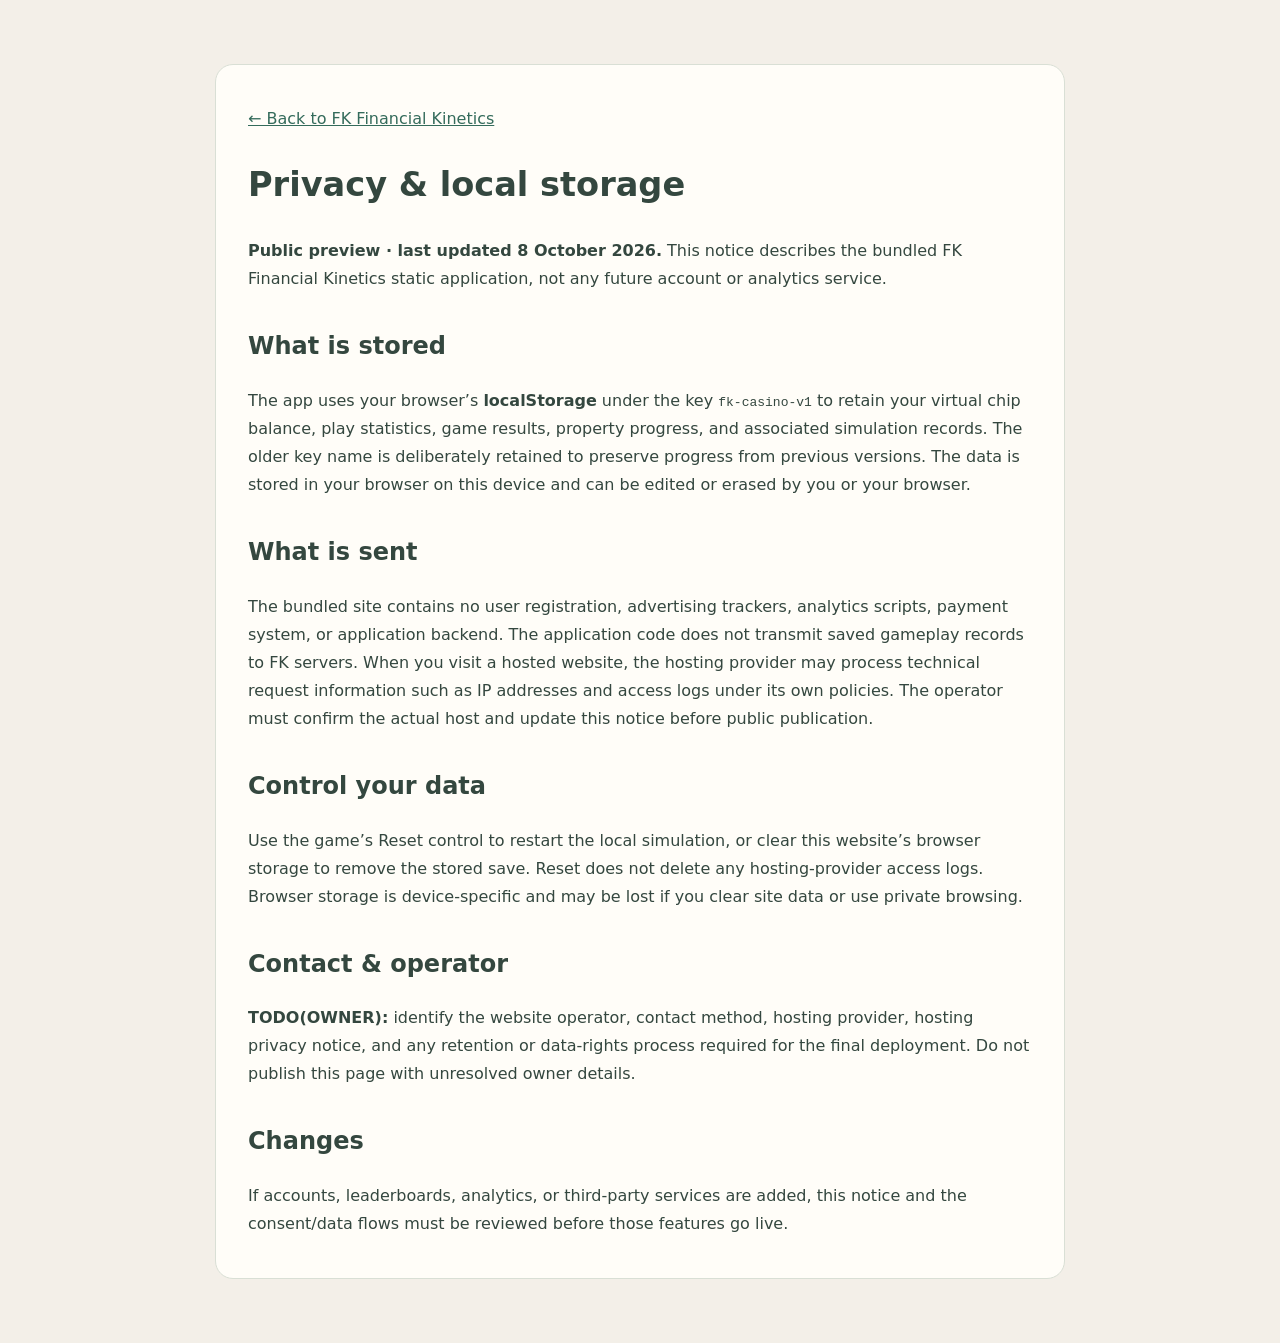
<file: privacy.html>
<!doctype html><html lang="en"><head><meta charset="utf-8"><meta name="viewport" content="width=device-width, initial-scale=1"><meta name="theme-color" content="#f3efe8"><link rel="stylesheet" href="style.css"><title>Privacy | FK Financial Kinetics</title><style>body{background:#f3efe8;color:#34473f}.info-wrap{max-width:850px;margin:4rem auto;padding:1.5rem 2rem;background:#fffdf8;border:1px solid #d9dfd5;border-radius:18px;line-height:1.75}.info-wrap h1{font-size:2.1rem}.info-wrap h2{margin-top:2rem}.info-wrap a{color:#346b5b;text-decoration:underline}.info-wrap ul{padding-left:1.4rem}.info-wrap code{overflow-wrap:anywhere}@media(max-width:600px){.info-wrap{margin:1rem;padding:1.2rem}}</style></head><body><main class="info-wrap"><p><a href="index.html">← Back to FK Financial Kinetics</a></p><h1>Privacy &amp; local storage</h1><p><strong>Public preview · last updated 8 October 2026.</strong> This notice describes the bundled FK Financial Kinetics static application, not any future account or analytics service.</p><h2>What is stored</h2><p>The app uses your browser’s <strong>localStorage</strong> under the key <code>fk-casino-v1</code> to retain your virtual chip balance, play statistics, game results, property progress, and associated simulation records. The older key name is deliberately retained to preserve progress from previous versions. The data is stored in your browser on this device and can be edited or erased by you or your browser.</p><h2>What is sent</h2><p>The bundled site contains no user registration, advertising trackers, analytics scripts, payment system, or application backend. The application code does not transmit saved gameplay records to FK servers. When you visit a hosted website, the hosting provider may process technical request information such as IP addresses and access logs under its own policies. The operator must confirm the actual host and update this notice before public publication.</p><h2>Control your data</h2><p>Use the game’s Reset control to restart the local simulation, or clear this website’s browser storage to remove the stored save. Reset does not delete any hosting-provider access logs. Browser storage is device-specific and may be lost if you clear site data or use private browsing.</p><h2>Contact &amp; operator</h2><p><strong>TODO(OWNER):</strong> identify the website operator, contact method, hosting provider, hosting privacy notice, and any retention or data-rights process required for the final deployment. Do not publish this page with unresolved owner details.</p><h2>Changes</h2><p>If accounts, leaderboards, analytics, or third-party services are added, this notice and the consent/data flows must be reviewed before those features go live.</p></main></body></html>
</file>
<file: style.css>
:root{color-scheme:dark;--bg:#0b100e;--panel:#151d19;--line:#344138;--gold:#e3bc71;--text:#f7f3e9;--muted:#b0b9b1;--green:#1d5a43;--red:#b84141}*{box-sizing:border-box}body{margin:0;background:var(--bg);color:var(--text);font-family:Inter,system-ui,-apple-system,BlinkMacSystemFont,"Segoe UI",sans-serif;line-height:1.5}button,input,select{font:inherit}button{cursor:pointer}button:disabled{opacity:.38;cursor:not-allowed}button:focus-visible,input:focus-visible,select:focus-visible,a:focus-visible{outline:3px solid var(--gold);outline-offset:3px}.topbar{padding:18px max(20px,calc((100% - 1120px)/2));display:flex;justify-content:space-between;align-items:center;gap:14px;border-bottom:1px solid var(--line)}.brand{display:flex;gap:12px;align-items:center;color:var(--text);text-decoration:none;font-weight:750;letter-spacing:.14em;font-size:20px}.brand strong{color:var(--gold)}.brand small{display:block;font-size:8px;letter-spacing:.28em;color:var(--muted)}.brand-mark{font-size:33px;color:var(--gold)}.header-right{display:flex;gap:18px;align-items:center}.badge{border:1px solid var(--gold);border-radius:20px;color:var(--gold);font-size:11px;font-weight:750;padding:7px 12px}.balance{text-align:right}.balance small{display:block;color:var(--muted);font-size:10px;letter-spacing:.12em}.balance strong{font-size:23px}.balance span{color:var(--gold)}.nav{display:flex;gap:5px;overflow-x:auto;padding:10px max(20px,calc((100% - 1120px)/2));border-bottom:1px solid var(--line)}.nav button{white-space:nowrap;background:transparent;color:var(--muted);border:0;border-radius:6px;padding:11px 13px}.nav button.active,.nav button:hover{background:#26352b;color:var(--gold)}main{max-width:1120px;margin:auto;padding:24px 20px 70px}.notice{text-align:center;color:#d9c99e;border:1px solid #635738;background:#201f17;font-size:11px;letter-spacing:.08em;padding:9px;margin-bottom:26px}.page{display:none}.page.active{display:block}.hero{min-height:310px;background:linear-gradient(115deg,#1d3329,#101a15);border:1px solid #3c5544;display:grid;grid-template-columns:1.3fr 1fr;align-items:center;overflow:hidden;padding:36px 46px;gap:20px}.hero h1{font-size:clamp(36px,5vw,66px);line-height:1.04;margin:8px 0 16px;letter-spacing:-.035em}.hero h1 em{color:var(--gold);font-style:normal}.hero p:not(.eyebrow){max-width:400px;color:#d1dbd2}.eyebrow{color:var(--gold);letter-spacing:.19em;font-weight:700;font-size:11px;margin:0 0 8px}.hero-art{height:260px;position:relative}.coin{border-radius:50%;position:absolute;display:grid;place-items:center;border:7px double #c6a05c;color:#ffe5a6;background:radial-gradient(circle at 30% 25%,#806333,#382912 75%);box-shadow:0 16px 28px #0008;font-weight:900}.coin-a{width:170px;height:170px;left:5%;top:0;font-size:75px;transform:rotate(-18deg)}.coin-b{width:190px;height:190px;right:4%;top:45px;font-size:55px;transform:rotate(13deg)}.coin-c{width:110px;height:110px;left:10%;bottom:-8px;font-size:43px}.primary,.secondary,.danger{border-radius:5px;padding:12px 18px;font-weight:800;letter-spacing:.045em;min-height:44px}.primary{background:var(--gold);color:#16160e;border:1px solid var(--gold)}.primary:hover:not(:disabled){background:#f4d39a}.secondary{background:#263a2e;color:var(--text);border:1px solid #56745d}.secondary:hover:not(:disabled){background:#35533f}.danger{background:#381c1c;color:#ffbdbd;border:1px solid #a64a4a}.section-heading{margin:34px 0 20px;display:flex;justify-content:space-between;align-items:end}.section-heading h1,.section-heading h2{font-size:clamp(29px,4vw,42px);margin:0}.section-heading p:not(.eyebrow){color:var(--muted);margin:4px 0 0}.game-grid{display:grid;grid-template-columns:repeat(4,minmax(0,1fr));gap:14px}.game-card{text-align:left;background:var(--panel);border:1px solid var(--line);color:var(--text);min-height:208px;padding:20px;display:flex;flex-direction:column;align-items:start;border-radius:7px}.game-card:hover{border-color:var(--gold);background:#1e2a22}.game-icon{font-size:43px;color:var(--gold);height:70px}.game-name{font-size:21px;font-weight:750}.game-desc{color:var(--muted);font-size:13px;margin:4px 0 18px}.game-link{margin-top:auto;color:var(--gold);font-size:11px;font-weight:800;letter-spacing:.09em}.two-col{display:grid;grid-template-columns:1fr 1fr;gap:14px;margin-top:18px}.panel{background:var(--panel);border:1px solid var(--line);padding:23px;border-radius:7px;margin-bottom:16px}.panel h2,.panel h3{margin:4px 0 10px}.panel p{color:var(--muted)}.progress{height:9px;border-radius:20px;background:#34463a;overflow:hidden}.progress div{height:100%;width:0;background:var(--gold)}.muted,.fine-print{color:var(--muted);font-size:13px}.fine-print{line-height:1.7}.felt{background:radial-gradient(ellipse at center,#226446,#123b2a);border:12px solid #3a2c1a;outline:2px solid #856b3c;border-radius:120px;min-height:395px;text-align:center;padding:24px 20px;margin-bottom:20px;box-shadow:inset 0 0 35px #0005}.table-label{font-size:12px;font-weight:800;letter-spacing:.15em;color:#e5d7b1;margin-bottom:10px}.cards{display:flex;justify-content:center;gap:8px;flex-wrap:wrap;min-height:94px}.card,.placeholder-card{width:64px;height:88px;background:#faf8ef;border-radius:6px;color:#17221b;display:grid;place-items:center;border:2px solid #eee;box-shadow:0 3px 8px #0005;font-weight:800;font-size:23px;position:relative}.card.red{color:#bc3333}.card .corner{position:absolute;top:4px;left:5px;font-size:13px;line-height:1.05;text-align:left}.card .suit{font-size:30px}.card.back{background:repeating-linear-gradient(45deg,#274634,#274634 6px,#c4a66c 7px,#c4a66c 9px);color:#fff}.placeholder-card{background:#24513d;color:#b5ceba;border:2px dashed #9bba9f}.felt-rule{color:#d6c7a2;letter-spacing:.16em;font-size:11px;margin:25px 0 18px}.hands{display:flex;justify-content:center;gap:24px;flex-wrap:wrap}.hand{border:2px solid transparent;padding:7px;border-radius:9px}.hand.active{border-color:var(--gold)}.hand-label{font-size:12px;color:#e7e4d7;margin-bottom:8px}.bet-row,.action-row{display:flex;align-items:end;gap:12px;flex-wrap:wrap}.action-row{margin-top:14px}.bet-row label{display:block;font-size:11px;font-weight:750;letter-spacing:.09em;color:var(--muted);margin-bottom:5px}.bet-row input,.bet-row select{background:#0e1611;border:1px solid #526456;color:var(--text);padding:11px 10px;border-radius:5px;min-height:44px;max-width:180px;width:100%}.bet-row select{max-width:240px}.bet-row>button{align-self:end}.result{color:var(--gold)!important;font-weight:650;min-height:22px;margin:16px 0 0}.roulette-result{display:flex;align-items:center;gap:22px;margin-bottom:24px}.roulette-ball{width:96px;height:96px;border:7px solid #ddc99d;border-radius:50%;display:grid;place-items:center;background:#255f43;font-size:38px;font-weight:900}.roulette-ball.red{background:#ad3535}.roulette-ball.black{background:#191d1c}.roulette-strip{display:grid;grid-template-columns:repeat(12,minmax(0,1fr));gap:4px}.roulette-strip span{text-align:center;padding:8px 0;border-radius:3px;font-size:12px;font-weight:700}.roulette-strip .red{background:#a12e30}.roulette-strip .black{background:#292c2a}.roulette-strip .green{background:#246c4c}.slot-machine{text-align:center;background:linear-gradient(145deg,#282218,#141b16);border:2px solid #987b4a}.reels{display:flex;justify-content:center;gap:12px;margin:24px 0 34px}.reels div{width:min(27%,130px);height:140px;background:#f9f2dc;color:#34231a;border:5px solid #ba975a;border-radius:10px;display:grid;place-items:center;font-size:65px;font-weight:900}.slot-machine .bet-row{justify-content:center}.paytable{display:grid;grid-template-columns:1fr auto;gap:9px 18px}.paytable strong{color:var(--gold)}.track{display:grid;gap:8px;margin-bottom:25px}.lane{background:#27392c;border-left:4px solid #c7b17a;padding:7px 10px;display:flex;justify-content:space-between;align-items:center;gap:8px}.lane .horse{font-size:25px}.lane.winner{border-color:var(--gold);background:#4b4528}.stats-grid{display:grid;grid-template-columns:repeat(3,minmax(0,1fr));gap:14px;margin-bottom:18px}.stat{background:var(--panel);border:1px solid var(--line);padding:19px;border-radius:7px}.stat small{color:var(--muted);display:block;letter-spacing:.07em;font-size:11px}.stat strong{font-size:25px;display:block;margin-top:8px;color:var(--gold);overflow-wrap:anywhere}.between{display:flex;align-items:center;justify-content:space-between;gap:16px;flex-wrap:wrap}.property-grid{display:grid;grid-template-columns:repeat(3,minmax(0,1fr));gap:14px}.property{background:var(--panel);border:1px solid var(--line);border-radius:7px;padding:22px}.property .property-icon{font-size:35px}.property h3{margin:8px 0 3px}.property p{color:var(--muted);font-size:13px}.property button{width:100%}.achievement-list{display:flex;flex-wrap:wrap;gap:9px}.achievement{border:1px solid #6c5e3d;background:#2b291e;border-radius:5px;padding:10px 13px;font-size:13px}.achievement.locked{border-color:#364139;background:#1a221c;color:#879188}footer{border-top:1px solid var(--line);padding:24px max(20px,calc((100% - 1120px)/2));display:flex;justify-content:space-between;gap:14px;flex-wrap:wrap;font-size:11px;color:var(--muted);letter-spacing:.1em}footer span:first-child{color:var(--gold);font-weight:800}@media(max-width:760px){.hero{grid-template-columns:1fr;padding:28px}.hero-art{display:none}.game-grid{grid-template-columns:repeat(2,minmax(0,1fr))}.two-col{grid-template-columns:1fr}.property-grid{grid-template-columns:repeat(2,minmax(0,1fr))}.felt{border-radius:65px}.stats-grid{grid-template-columns:repeat(2,minmax(0,1fr))}}@media(max-width:430px){.topbar{padding:12px 16px}.brand{font-size:15px}.brand-mark{font-size:26px}.badge{font-size:9px;padding:5px}.header-right{gap:8px}.balance strong{font-size:18px}.game-grid,.property-grid{grid-template-columns:1fr}.game-card{min-height:150px}.game-icon{height:46px;font-size:33px}.stats-grid{gap:8px}.stat{padding:12px}.stat strong{font-size:18px}.felt{border-width:7px;padding:20px 8px;border-radius:45px}.card,.placeholder-card{width:46px;height:69px;font-size:19px}.card .suit{font-size:22px}.card .corner{font-size:10px}.reels div{height:100px;font-size:45px}.roulette-strip{grid-template-columns:repeat(6,minmax(0,1fr))}}

/* V2 finance and risk modules */
.finance-stats{grid-template-columns:repeat(3,minmax(0,1fr))}.analytics-note{text-transform:none;letter-spacing:.02em;text-align:left}.analytics-table{display:grid;gap:1px;background:var(--line);border:1px solid var(--line);overflow:auto}.analytics-row{display:grid;grid-template-columns:minmax(130px,1.5fr) repeat(4,minmax(90px,1fr));gap:1px;background:var(--line)}.analytics-row>span,.analytics-row>strong{background:#111a15;padding:10px;font-size:12px}.analytics-row.header>*{color:var(--gold);font-weight:800}.bar-chart{display:grid;gap:12px}.bar-item{display:grid;grid-template-columns:85px 1fr auto;gap:10px;align-items:center;font-size:12px}.bar-track{height:14px;background:#0e1611;border:1px solid var(--line);border-radius:10px;overflow:hidden}.bar-fill{height:100%;background:linear-gradient(90deg,#806333,var(--gold));min-width:0}.model-inputs{display:grid;grid-template-columns:repeat(3,minmax(0,1fr));gap:12px;margin:18px 0}.model-inputs label{color:var(--muted);font-size:11px;font-weight:700}.model-inputs input,.scenario-grid input{display:block;width:100%;box-sizing:border-box;margin-top:5px;background:#0e1611;border:1px solid #526456;color:var(--text);padding:10px;border-radius:5px}.scenario-grid{display:grid;grid-template-columns:1fr 1fr 1fr;gap:8px;align-items:center;margin:18px 0}.scenario-grid strong{font-size:11px;color:var(--gold)}.metric-callout{border-left:3px solid var(--gold);background:#111a15;padding:16px;margin-top:16px;font-size:16px}.metric-callout strong{color:var(--gold)}@media(max-width:760px){.finance-stats,.model-inputs{grid-template-columns:repeat(2,minmax(0,1fr))}.analytics-row{min-width:600px}}@media(max-width:430px){.finance-stats,.model-inputs{grid-template-columns:1fr}.scenario-grid{grid-template-columns:1fr 1fr 1fr;font-size:11px}}

/* V2.1 casino table presentation */
.control-label{display:block;color:var(--muted);font-size:11px;font-weight:800;letter-spacing:.11em;margin-bottom:8px}.chip-betting,.roulette-controls{display:flex;align-items:end;gap:18px;flex-wrap:wrap}.chip-rack{display:flex;gap:8px;flex-wrap:wrap}.casino-chip{width:52px;height:52px;border-radius:50%;border:5px dashed rgba(255,255,255,.82);outline:2px solid #111;box-shadow:0 3px 0 #0008, inset 0 0 0 3px rgba(0,0,0,.2);font-weight:900;font-size:12px;color:#fff;cursor:pointer;transition:transform .12s}.casino-chip:hover,.casino-chip.selected{transform:translateY(-4px);outline:3px solid var(--gold)}.chip-10{background:#285b9b}.chip-25{background:#25834e}.chip-50{background:#b34a35}.chip-100{background:#252525}.chip-500{background:#6b3a8d}.bet-summary{display:grid;grid-template-columns:95px auto;gap:5px 8px;align-items:end}.bet-summary label{grid-column:1/-1;color:var(--muted);font-size:11px;font-weight:800}.bet-summary input{background:#0e1611;border:1px solid #526456;color:var(--text);padding:11px 10px;border-radius:5px;width:95px}.compact{padding:8px 12px;min-height:40px}.deal-button{min-width:145px}.blackjack-table{position:relative;min-height:470px;padding-bottom:100px}.shoe-mark{position:absolute;right:8%;top:28px;border:1px solid #c8af73;color:#e4d3a7;padding:7px 10px;font-size:9px;letter-spacing:.13em;transform:rotate(3deg)}.blackjack-cards .card{width:82px;height:116px;font-size:30px}.blackjack-cards .card .suit{font-size:40px}.blackjack-table .felt-rule{display:flex;justify-content:center;gap:24px;flex-wrap:wrap}.blackjack-table .felt-rule strong{color:#ead18f}.betting-circle{position:absolute;left:50%;bottom:18px;transform:translateX(-50%);width:125px;height:70px;border:2px solid #d8c28b;border-radius:50%;display:grid;place-items:center;color:#ead9ac;font-size:9px;letter-spacing:.1em}.betting-circle>strong{font-size:13px;color:#fff}.table-chip-stack{position:absolute;top:15px;left:50%;transform:translate(-50%,-50%);display:flex}.table-chip-stack .mini-chip{width:31px;height:31px;border-radius:50%;display:grid;place-items:center;border:3px dashed #fff9;outline:1px solid #111;background:#252525;color:white;font-size:8px;font-weight:900;margin-left:-7px}.empty-bet{font-size:8px;color:#b8c6ba}.blackjack-actions button{min-width:100px}.game-message{font-size:15px}.roulette-options{flex:1}.roulette-options label{display:flex;flex-direction:column}.roulette-table{margin-top:14px}.roulette-table button{position:relative;text-align:center;padding:13px 2px;border-radius:3px;font-size:13px;font-weight:800;color:white;border:1px solid #ffffff14;min-height:48px;cursor:pointer}.roulette-table button.red{background:#a12e30}.roulette-table button.black{background:#292c2a}.roulette-table button.green{background:#246c4c}.roulette-table button.bet-number{outline:3px solid #e9c77d;z-index:1}.number-chip{position:absolute;right:2px;top:2px;min-width:22px;height:22px;border-radius:50%;background:#191919;border:2px dashed #fff;color:#fff;display:grid;place-items:center;font-size:7px;box-shadow:0 1px 4px #000}.table-hint{margin:12px 0 0!important}.slot-cabinet{max-width:700px;margin:0 auto 18px;background:linear-gradient(145deg,#332815,#111713);border:7px solid #a98546;border-radius:22px 22px 12px 12px;padding:18px;box-shadow:inset 0 0 0 3px #e4c87b,0 15px 30px #0005}.slot-marquee{text-align:center;color:#f3d58a;font-weight:900;font-size:25px;letter-spacing:.08em;padding:12px;background:#4b1717;border:2px solid #c99c52;border-radius:10px;margin-bottom:16px;text-shadow:0 2px #000}.slot-marquee small{display:block;font-size:9px;margin-top:5px;color:#fff2ca}.reel-window{position:relative;background:#080b09;border:6px solid #6c5630;border-radius:9px;padding:10px;overflow:hidden}.reel-window .payline{position:absolute;left:0;right:0;top:50%;height:3px;background:#d4b55d;z-index:3;box-shadow:0 0 6px #d4b55d}.reels{margin:0;gap:8px}.reel-column{width:31%;height:220px!important;background:linear-gradient(#d8d0b8,#fffdf3,#d8d0b8)!important;border:2px solid #927541!important;border-radius:4px!important;display:grid!important;grid-template-rows:1fr 1.3fr 1fr;place-items:center;font-size:34px!important;overflow:hidden}.reel-column strong{font-size:65px}.reel-ghost{opacity:.32;font-size:35px}.reel-column.spinning strong{animation:reelPulse .13s linear infinite}@keyframes reelPulse{50%{transform:translateY(9px);filter:blur(1px)}}.slot-console{display:flex;justify-content:center;align-items:end;gap:14px;flex-wrap:wrap;padding:18px 0 4px}.slot-meter{background:#080b09;border:1px solid #705c36;padding:7px 15px;min-width:85px;text-align:center}.slot-meter small{display:block;color:#b7aa88;font-size:9px}.slot-meter strong{color:#f2cc70;font-family:monospace;font-size:19px}.slot-spin-button{border-radius:50%;width:76px;height:76px}.race-board{background:#101812;border:1px solid var(--line);border-radius:7px;margin-bottom:12px;overflow:hidden}.race-board-head,.odds-row{display:grid;grid-template-columns:1.6fr .7fr .7fr;gap:8px;padding:9px 14px}.race-board-head{font-size:9px;letter-spacing:.12em;color:var(--gold);background:#19231c}.odds-row{font-size:12px;border-top:1px solid #26362b}.odds-row.selected{background:#2b3323}.track{overflow:hidden;border:5px solid #665338;background:#4f7147;padding:6px;position:relative}.lane{height:49px;position:relative;background:repeating-linear-gradient(90deg,#3e633e 0,#3e633e 39px,#456c45 40px);border-left:0;border-bottom:1px dashed #e7e0c955;padding:0}.lane:after{content:'FINISH';position:absolute;right:7px;top:0;bottom:0;width:25px;background:repeating-linear-gradient(45deg,#fff 0,#fff 5px,#222 5px,#222 10px);color:transparent;opacity:.75}.lane-name{position:absolute;left:8px;top:5px;z-index:2;background:#102216cc;padding:2px 6px;font-size:10px}.race-horse{position:absolute;left:7%;top:17px;font-size:25px;z-index:4;transition:left .28s linear;filter:drop-shadow(0 2px 2px #000)}.lane.selected{box-shadow:inset 0 0 0 2px #e5c875}.lane.winner{background:repeating-linear-gradient(90deg,#556f3a 0,#556f3a 39px,#607d42 40px)}
@media(max-width:600px){.casino-chip{width:46px;height:46px}.blackjack-cards .card{width:60px;height:88px}.blackjack-table{padding-bottom:95px}.shoe-mark{display:none}.blackjack-table .felt-rule{gap:8px;font-size:8px}.roulette-table{grid-template-columns:repeat(6,minmax(0,1fr))}.slot-cabinet{padding:10px}.slot-marquee{font-size:17px}.reel-column{height:160px!important}.reel-column strong{font-size:48px}.race-board-head,.odds-row{grid-template-columns:1.4fr .8fr .8fr;padding:8px}.lane-name{font-size:8px}.race-horse{font-size:21px}}
/* V2.2 clarity + multi-bet + deeper analytics */
.bj-hud{display:grid;grid-template-columns:1fr 1fr;gap:12px;margin-bottom:12px}.bj-hud>div{background:#111a15;border:1px solid var(--line);padding:13px 18px;border-radius:7px}.bj-hud small{display:block;color:var(--muted);font-size:9px;letter-spacing:.12em}.bj-hud strong{font-size:22px;color:var(--gold)}.bj-outcome{margin:0 0 12px;padding:16px;text-align:center;border:2px solid var(--gold);background:#241f12;color:#f4d786;font-size:25px;font-weight:900;letter-spacing:.06em;border-radius:7px}.bj-score-label{font-size:15px!important}.bj-score-label strong{font-size:28px;color:#fff;margin-left:8px}.hand-label{font-size:18px!important;font-weight:900!important;color:#fff!important;margin-bottom:8px!important}.blackjack-cards .card,.hands .card{width:94px!important;height:132px!important;font-size:36px!important}.card .corner{font-size:22px!important;font-weight:900}.blackjack-cards .card .suit,.hands .card .suit{font-size:48px!important}.roulette-outside{display:grid;grid-template-columns:1fr 1fr;gap:10px;margin-top:14px}.roulette-outside button{min-height:62px;border:2px solid #ffffff33;color:#fff;font-weight:900;font-size:16px;position:relative}.outside-red{background:#a12e30}.outside-black{background:#202321}.roulette-outside .number-chip{right:10px;top:8px}.race-board-head,.odds-row{grid-template-columns:1.5fr .65fr .7fr .8fr 1fr!important}.form-badge{font-size:10px;letter-spacing:.08em}.advanced-finance{margin-top:12px}.advanced-finance .stat strong{font-size:18px}@media(max-width:600px){.bj-hud{grid-template-columns:1fr}.blackjack-cards .card,.hands .card{width:66px!important;height:96px!important}.card .corner{font-size:17px!important}.race-board{overflow:auto}.race-board-head,.odds-row{min-width:650px}.bj-outcome{font-size:19px}}
/* V2.3 probability-led casino experience */
.roulette-top{display:grid;grid-template-columns:minmax(260px,.8fr) minmax(320px,1.2fr);gap:16px;align-items:stretch;margin-bottom:16px}.roulette-wheel-card{position:relative;display:grid;place-items:center;background:#101812;border:1px solid var(--line);border-radius:9px;padding:18px}.roulette-wheel{--wheel-turns:1800deg;width:230px;height:230px;border-radius:50%;position:relative;display:grid;place-items:center;border:12px solid #8d713d;box-shadow:inset 0 0 0 7px #111,0 8px 25px #0007;background:repeating-conic-gradient(#9d292d 0deg 9.73deg,#1c211e 9.73deg 19.46deg)}.roulette-wheel:before{content:'';position:absolute;inset:15px;border-radius:50%;border:2px solid #d6bd7d}.roulette-wheel.spinning{animation:fkWheel 1.25s cubic-bezier(.12,.72,.15,1) both}@keyframes fkWheel{to{transform:rotate(var(--wheel-turns))}}.wheel-centre{width:92px;height:92px;border-radius:50%;background:#12281d;border:5px solid #d2b46d;display:grid;place-content:center;text-align:center;z-index:2;box-shadow:0 0 0 5px #111}.wheel-centre strong{font-size:34px;color:#fff;line-height:1}.wheel-centre span{font-size:9px;color:var(--gold);letter-spacing:.12em;margin-top:6px}.roulette-pointer{position:absolute;top:7px;left:50%;transform:translateX(-50%);z-index:4;color:#f1d68e;font-size:24px}.roulette-math h3{margin-top:3px}.prob-grid{display:grid;grid-template-columns:1fr 1fr;gap:9px;margin-top:12px}.prob-grid>div,.slot-finance>div{background:#101812;border:1px solid #2b3b30;padding:12px;border-radius:6px}.prob-grid small,.slot-finance small{display:block;color:var(--muted);font-size:8px;letter-spacing:.1em}.prob-grid strong,.slot-finance strong{display:block;color:var(--gold);font-size:20px;margin:4px 0}.prob-grid span,.slot-finance span{display:block;color:var(--muted);font-size:10px}.roulette-bankroll{display:flex;gap:22px;flex-wrap:wrap;border-top:1px solid var(--line);margin-top:14px;padding-top:12px;font-size:10px;color:var(--muted);letter-spacing:.08em}.roulette-bankroll strong{color:#fff;font-size:14px;margin-left:5px}.slot-finance{display:grid;grid-template-columns:repeat(4,1fr);gap:9px;margin-top:16px}
@media(max-width:760px){.roulette-top{grid-template-columns:1fr}.roulette-wheel{width:190px;height:190px}.prob-grid{grid-template-columns:1fr 1fr}.slot-finance{grid-template-columns:1fr 1fr}}
@media(max-width:430px){.prob-grid,.slot-finance{grid-template-columns:1fr}.roulette-bankroll{gap:10px}.roulette-wheel{width:165px;height:165px}}
@media(prefers-reduced-motion:reduce){.roulette-wheel.spinning{animation:none}}

/* V2.4 roulette: visible ball runs independently around the wheel */
.roulette-ball-track{position:absolute;inset:-7px;border-radius:50%;z-index:6;pointer-events:none;transform:rotate(0deg)}
.roulette-real-ball{position:absolute;left:50%;top:1px;width:13px;height:13px;margin-left:-6.5px;border-radius:50%;background:radial-gradient(circle at 35% 30%,#fff,#e9e3d6 42%,#8c887f 78%,#fff);box-shadow:0 1px 4px #000,0 0 5px #fff7}
.roulette-ball-track.spinning{animation:fkBall 1.25s cubic-bezier(.18,.68,.18,1) both}
.roulette-wheel.settled .roulette-real-ball{box-shadow:0 1px 5px #000,0 0 9px #fff}
@keyframes fkBall{0%{transform:rotate(0deg)}70%{transform:rotate(-1260deg)}100%{transform:rotate(var(--ball-stop,-1510deg))}}
@media(prefers-reduced-motion:reduce){.roulette-ball-track.spinning{animation:none}}

/* V2.5 — luxury casino × finance terminal visual system */
:root{--bg:#070b09;--panel:#0d1411;--panel2:#111b16;--gold:#d8b76a;--gold2:#f1d68b;--green:#0d3b2b;--felt:#0b4a33;--navy:#0b121a;--line:#27352d;--text:#f5f1e7;--muted:#9ca9a0}
body{background:radial-gradient(circle at 50% -20%,#173425 0,#090e0b 32%,#050806 72%);color:var(--text)}
.topbar{background:#070a08eF;border-bottom:1px solid #c7a65a55;backdrop-filter:blur(14px)}
.brand{letter-spacing:.04em}.brand-mark{width:38px;height:38px;border:1px solid #d8b76a;border-radius:50%;display:grid;place-items:center;background:radial-gradient(circle,#2c2618,#0c100d);color:var(--gold2)}
.nav{background:#090e0bcc;border-bottom:1px solid #ffffff0d;backdrop-filter:blur(12px);gap:2px}.nav button{border-radius:0;border-bottom:2px solid transparent}.nav button.active{background:linear-gradient(#d8b76a14,#d8b76a08);border-bottom-color:var(--gold);color:var(--gold2)}
.hero{border:1px solid #d8b76a33;background:radial-gradient(circle at 78% 45%,#24462f 0,#101913 30%,#090d0a 70%);box-shadow:0 30px 70px #0008,inset 0 1px #ffffff08}.hero h1{font-size:clamp(44px,7vw,82px);line-height:.92;letter-spacing:-.04em}.hero h1 em{color:var(--gold2);font-style:normal}.hero p{max-width:570px;font-size:15px;line-height:1.7}.primary{background:linear-gradient(135deg,#f0d78f,#b58a3e);color:#11100b;border:1px solid #f4df9d;font-weight:900;box-shadow:inset 0 1px #fff8}.primary:hover{filter:brightness(1.08)}
.panel,.stat,.game-card{background:linear-gradient(145deg,#111a15,#0a100d);border-color:#29372f}.game-card{position:relative;overflow:hidden;min-height:190px}.game-card:before{content:'';position:absolute;inset:0;background:radial-gradient(circle at 85% 10%,#d8b76a16,transparent 36%);pointer-events:none}.game-card:hover{border-color:#d8b76a77;transform:translateY(-2px)}.featured-game{border-color:#d8b76a66}.featured-game:after{content:'NEW';position:absolute;right:14px;top:14px;font-size:8px;letter-spacing:.15em;color:#17140d;background:var(--gold2);padding:5px 7px;border-radius:2px;font-weight:900}
.felt{background:radial-gradient(circle at 50% 35%,#176044,#0a3a29 62%,#082b20);border:1px solid #c5a55b55;box-shadow:inset 0 0 55px #0008,0 18px 45px #0006}
.section-heading h1,.section-heading h2{letter-spacing:-.03em}.eyebrow{color:var(--gold);letter-spacing:.18em}.notice{background:#0a1510;border-color:#2b4436;color:#b8c5bc}.analytics-note{background:#0a1118;border-color:#26394b}.finance-stats .stat,.advanced-finance .stat,.roulette-math,.slot-finance>div{background:linear-gradient(145deg,#0d161b,#0a100e)}
.baccarat-layout{display:grid;grid-template-columns:1.25fr .75fr;gap:16px}.baccarat-table{min-height:410px;border-radius:180px 180px 18px 18px;padding:58px 32px 30px;display:grid;grid-template-columns:1fr auto 1fr;align-items:center;gap:18px}.baccarat-side{text-align:center}.baccarat-side>span{display:block;color:#ead39a;font-size:12px;letter-spacing:.18em}.baccarat-side>strong{display:block;font-size:34px;margin:8px;color:#fff}.baccarat-cards{justify-content:center}.baccarat-vs{width:46px;height:46px;border-radius:50%;border:1px solid #d8b76a88;display:grid;place-items:center;color:var(--gold);font-size:11px}.bac-options{display:grid;grid-template-columns:1fr;gap:8px;margin:14px 0}.bac-options button{display:grid;grid-template-columns:1fr auto;gap:2px 12px;text-align:left;padding:13px 15px;background:#0b1210;border:1px solid #2b3b32;color:#fff;border-radius:5px}.bac-options button.selected{border-color:var(--gold);background:#1b1a11}.bac-options span{font-weight:900;letter-spacing:.08em}.bac-options strong{color:var(--gold2)}.bac-options small{grid-column:1/-1;color:var(--muted)}.baccarat-probs{margin-top:14px}
footer{border-top:1px solid #d8b76a22;background:#060907}
@media(max-width:850px){.baccarat-layout{grid-template-columns:1fr}.baccarat-table{min-height:330px}}
@media(max-width:600px){.baccarat-table{grid-template-columns:1fr;padding:28px 14px;border-radius:80px 80px 14px 14px}.baccarat-vs{margin:auto}.hero h1{font-size:44px}}

/* V2.6 — softer editorial finance theme */
:root{color-scheme:light;--bg:#f3efe8;--panel:#fbf9f5;--panel2:#eee8de;--gold:#9a7a45;--gold2:#b5935d;--green:#597268;--felt:#527064;--navy:#394957;--line:#d7cfc3;--text:#2f3434;--muted:#727876;--red:#a85757}
body{background:linear-gradient(180deg,#f8f5ef 0,#f0ece5 55%,#ece7df 100%);color:var(--text)}
.topbar{background:#faf7f1f2;border-bottom:1px solid var(--line);backdrop-filter:blur(12px)}
.brand{color:#303837}.brand strong{color:#80643b}.brand small{color:#8b8e89}.brand-mark{background:#e9e1d5;border-color:#bba477;color:#80643b;box-shadow:none}
.header-right .balance strong{color:#303837}.balance span,.badge{color:#80643b}.badge{border-color:#bba477;background:#f2ebdf}
.nav{background:#f7f3edf2;border-bottom:1px solid var(--line);box-shadow:0 5px 18px #514a3d0b}.nav button{color:#747a77}.nav button.active,.nav button:hover{background:#e8e1d6;color:#4d5f59;border-bottom-color:#8d7450}
main{max-width:1160px}.notice{background:#ece7dd;border-color:#d4c9b7;color:#6d665b;border-radius:8px}
.hero{background:linear-gradient(135deg,#e8eee9,#f4eee4);border:1px solid #d4ccc0;box-shadow:0 18px 50px #5b55480e;border-radius:20px}.hero h1{color:#33433e}.hero h1 em{color:#8a6d43}.hero p:not(.eyebrow){color:#68716e}.coin{filter:none;box-shadow:0 10px 30px #4b493c12!important}
.eyebrow{color:#8a6d43}.section-heading p,.muted,.fine-print{color:#767c79}.section-heading h1,.section-heading h2{color:#303a38}
.panel,.stat,.game-card,.roulette-wheel-card,.roulette-math,.slot-finance>div,.prob-grid>div{background:#fbf9f5;border-color:#d9d1c6;box-shadow:0 8px 26px #514b4010;color:var(--text)}
.game-card:before{background:radial-gradient(circle at 85% 10%,#b89b6c12,transparent 38%)}.game-card:hover{border-color:#bca77f;box-shadow:0 12px 30px #514b4017}.featured-game{border-color:#c5b08b}.featured-game:after{background:#a78a5b;color:#fff}.game-name{color:#37413f}.game-desc{color:#7a7f7c}.game-link{color:#8b7047}
.primary{background:#607b70;color:#fff;border-color:#607b70;box-shadow:none}.primary:hover{filter:brightness(.96)}.secondary{background:#eee8df!important;color:#4e5c58!important;border-color:#d0c6b8!important}.danger{background:#f2e4e2;color:#8c4d4d;border-color:#d8b6b1}
input,select{background:#fff!important;color:#343b39!important;border-color:#d3cabd!important}.result{color:#414a47}.progress{background:#e4ded5}.progress>div{background:#7a9389}
.felt{background:radial-gradient(circle at 50% 35%,#66877a,#4f7064 64%,#405f55);border-color:#9aaea5;box-shadow:inset 0 0 45px #29453a33,0 12px 30px #514b4014}.blackjack-table,.baccarat-table{color:#fff}.table-label,.baccarat-side>span{color:#f3eee5!important}.bj-hud>div{background:#fbf9f5;border-color:#d9d1c6}.bj-hud small{color:#7c817e}.bj-hud strong{color:#526c62}.bj-outcome{background:#edf2ee;border-color:#81988f;color:#405b51}
.roulette-wheel-card{background:#f7f3ed}.roulette-wheel{border-color:#b9a274;box-shadow:inset 0 0 0 7px #ece6dd,0 8px 25px #675f521c}.wheel-centre{background:#607b70;border-color:#d2c09b;box-shadow:0 0 0 5px #e9e2d7}.roulette-math,.analytics-note{background:#f3f5f3;border-color:#d5ddd9}.prob-grid small,.slot-finance small{color:#7c817e}.prob-grid strong,.slot-finance strong{color:#526c62}.prob-grid span,.slot-finance span{color:#7c817e}
.slot-cabinet{background:linear-gradient(145deg,#e7dfd3,#f8f4ed)!important;border-color:#cbbda8!important;box-shadow:0 12px 35px #514b4015!important}.slot-marquee{color:#745e3f!important}.slot-meter{background:#f7f3ed!important;color:#333!important;border-color:#d7cdbc!important}
.race-board,.race-panel{border-color:#d5cdc1!important}.race-board-head{background:#e8e2d9!important;color:#5b625f!important}.odds-row{background:#faf8f4!important;color:#414846!important;border-color:#e2dbd1!important}
.bac-options button{background:#f7f3ed;border-color:#d8d0c4;color:#3b4341}.bac-options button.selected{background:#e8eee9;border-color:#879f95}.bac-options strong{color:#667f75}.baccarat-vs{border-color:#e8ded0;color:#f4ede2}
.finance-bridge{display:grid;grid-template-columns:minmax(220px,.8fr) minmax(300px,1.5fr);gap:18px;align-items:center;margin:-6px 0 20px;padding:17px 20px;background:#e9eeeb;border:1px solid #ced8d3;border-radius:12px;color:#3d4844}.finance-bridge span{display:block;font-size:9px;letter-spacing:.16em;color:#7b6b51;font-weight:800}.finance-bridge strong{display:block;font-size:16px;margin-top:3px}.finance-bridge p{margin:0;color:#68716e;font-size:13px}.bridge-tags{grid-column:1/-1;display:flex;gap:7px;flex-wrap:wrap}.bridge-tags b{font-size:9px;letter-spacing:.06em;font-weight:700;padding:5px 8px;border:1px solid #c7d2cd;background:#f6f8f6;border-radius:20px;color:#586b64}
.analytics-table,.metric-callout{color:#3d4542}.bar-chart{background:#f8f5ef!important}.property-card{background:#fbf9f5!important;border-color:#d9d1c6!important}.achievement{background:#f8f5ef!important;border-color:#ddd5ca!important}
footer{background:#e9e4dc;border-top:1px solid #d5cdc1;color:#727875}
@media(max-width:720px){.finance-bridge{grid-template-columns:1fr}.bridge-tags{grid-column:auto}}

/* V2.7 — FK Quant Lab identity: soft, distinctive, editorial */
:root{--fk-ink:#263b3a;--fk-sage:#6f8f82;--fk-mist:#edf1ed;--fk-clay:#c68f72;--fk-sand:#d8c7a7;--fk-paper:#f7f3ec;--fk-plum:#76616f}
body{background:linear-gradient(135deg,#f8f4ed 0%,#eef2ee 48%,#f5eee8 100%);background-attachment:fixed}
.topbar{box-shadow:0 1px 0 #fff inset}.brand{gap:11px}.fk-monogram{position:relative;width:42px;height:42px;border-radius:14px;border:0;background:linear-gradient(145deg,#78978b,#526f67);box-shadow:0 7px 18px #526f6728;overflow:hidden}.fk-monogram i{position:absolute;font-style:normal;font-family:Georgia,serif;font-weight:800;color:#fff;line-height:1}.fk-monogram i:first-child{font-size:21px;left:8px;top:7px}.fk-monogram i:last-child{font-size:18px;right:7px;bottom:6px;color:#f2d9c8}.fk-monogram:after{content:'';position:absolute;width:1px;height:48px;background:#ffffff66;transform:rotate(42deg);left:21px;top:-3px}.brand strong{color:var(--fk-ink);font-weight:800;letter-spacing:.08em}.brand small{letter-spacing:.17em;font-size:7px;color:#84908b}
.nav button.active{background:#e2e9e4;color:#3f6258;border-bottom-color:#c68f72}.nav button:hover{background:#ece8e0;color:#3f6258}
.hero{position:relative;overflow:hidden;background:linear-gradient(120deg,#e5ece7 0%,#f6f0e7 57%,#efe2dc 100%);border:0;box-shadow:0 24px 60px #50665d13}.hero:after{content:'FK';position:absolute;right:-16px;bottom:-58px;font-family:Georgia,serif;font-weight:800;font-size:230px;line-height:1;color:#5f7f7310;letter-spacing:-.12em}.hero>div{position:relative;z-index:1}.hero h1{font-family:Georgia,'Times New Roman',serif;font-weight:500;letter-spacing:-.055em;color:#29433e}.hero h1 em{color:#b6785b}.hero-art{opacity:.72}.coin{border-radius:38% 62% 58% 42%!important;background:#ffffffa8!important;border-color:#b9c9c1!important;color:#557369!important}
.primary{background:linear-gradient(135deg,#66877b,#58766c);border:0;border-radius:9px;box-shadow:0 7px 16px #55736924}.secondary{border-radius:9px!important}.panel,.stat,.game-card{border-radius:14px}.game-card{border:0;box-shadow:0 8px 28px #50665d0e}.game-card:nth-child(3n+1){background:linear-gradient(145deg,#faf8f3,#edf2ee)}.game-card:nth-child(3n+2){background:linear-gradient(145deg,#faf8f3,#f3eae5)}.game-card:nth-child(3n){background:linear-gradient(145deg,#faf8f3,#eee9ef)}.game-card:hover{box-shadow:0 15px 38px #50665d18}.featured-game:after{background:#c68f72}.game-link{color:#a66f55}
.finance-bridge{border:0;background:linear-gradient(110deg,#e4ece7,#f2ece4);box-shadow:0 8px 22px #50665d0d}.bridge-tags b{background:#ffffffa6}.eyebrow{color:#a16f58}.section-heading h1,.section-heading h2{font-family:Georgia,'Times New Roman',serif;font-weight:500;color:#2b413d}
.felt{background:radial-gradient(circle at 50% 35%,#789b8d,#5d8274 64%,#496d61)}.roulette-wheel{filter:saturate(.75)}
footer span:first-child{font-family:Georgia,serif;font-weight:800;letter-spacing:.12em;color:#4f6c63}
@media(max-width:600px){.hero:after{font-size:150px;right:-20px;bottom:-35px}.fk-monogram{width:38px;height:38px}}

/* V2.8 — Financial Kinetics: light finance workstation */
:root{--bg:#f6f4ef;--panel:#fffdf9;--panel2:#f0eee7;--text:#2f3d3a;--muted:#75807c;--line:#d9ddd6;--gold:#a67d52;--green:#68897d;--navy:#6e8493}
body{background:linear-gradient(135deg,#f8f6f1 0%,#f1f5f1 52%,#f7f1ec 100%);color:var(--text)}
.topbar,.nav{background:#fffdf9eF}.brand strong{color:#38564e}.brand small{color:#8b7770}.fk-monogram{background:linear-gradient(145deg,#75998b,#58796f)}
.stat,.finance-stats .stat,.advanced-finance .stat,.roulette-math,.slot-finance>div{background:linear-gradient(145deg,#fffdf9,#f1f4f0)!important;color:#33423f!important;border:1px solid #d9e0da!important;box-shadow:0 8px 22px #55665f0b!important}.stat small{color:#7a8581!important}.stat strong{color:#4f7167!important}
.analytics-table{border:1px solid #d9ddd6;border-radius:10px;overflow:hidden;background:#fff}.analytics-row{background:#fff!important;color:#40504c!important;border-color:#e3e6e1!important}.analytics-row:nth-child(even){background:#f6f7f4!important}.analytics-row.header{background:#e7eee9!important;color:#45645b!important}.bar-track{background:#e7e9e5!important}.bar-fill{background:linear-gradient(90deg,#8ba99e,#c4a47f)!important}.bar-item{color:#4a5753!important}.bar-chart{background:transparent!important}.metric-callout{background:#edf2ee!important;border-color:#d3ddd7!important;color:#40534d!important}
.decision-score{display:grid;grid-template-columns:repeat(3,1fr);gap:10px;margin:18px 0}.decision-score.four{grid-template-columns:repeat(4,1fr)}.decision-score>div{padding:15px;border-radius:12px;background:linear-gradient(145deg,#f1f5f2,#faf7f2);border:1px solid #d8dfda}.decision-score small{display:block;font-size:9px;letter-spacing:.1em;color:#7c8783}.decision-score strong{display:block;margin-top:5px;font-size:20px;color:#496a60}.fk-explains{border-left:4px solid #93aa9f!important;background:linear-gradient(110deg,#f5f7f4,#fbf7f1)!important}.deal-inputs{grid-template-columns:repeat(3,1fr)}
@media(max-width:760px){.decision-score,.decision-score.four,.deal-inputs{grid-template-columns:1fr 1fr}}@media(max-width:480px){.decision-score,.decision-score.four,.deal-inputs{grid-template-columns:1fr}}

/* V3.0 release candidate — eliminate residual dark analytics surfaces */
.analytics-row>span,.analytics-row>strong{background:#fffdf9!important;color:#40504c!important}
.analytics-row.header>span,.analytics-row.header>strong{background:#e7eee9!important;color:#45645b!important}
.analytics-row:nth-child(even)>span,.analytics-row:nth-child(even)>strong{background:#f6f7f4!important}
.model-inputs input,.scenario-grid input,.bet-summary input{background:#fff!important;color:#343b39!important;border-color:#d3cabd!important}
.bar-track{background:#e7e9e5!important;border-color:#d8ddd8!important}
.launch-note{margin:28px 0 10px;padding:14px 18px;border:1px solid #d9ddd6;border-radius:12px;background:#f8f6f1;color:#69736f;display:flex;gap:14px;align-items:flex-start;font-size:11px;line-height:1.5}.launch-note strong{color:#557369;letter-spacing:.12em;font-size:9px;white-space:nowrap}
@media(max-width:600px){.launch-note{display:block}.launch-note strong{display:block;margin-bottom:6px}}

/* V3.1 — consolidated Finance gateway */
.finance-hub-grid{display:grid;grid-template-columns:repeat(2,minmax(0,1fr));gap:16px;margin:18px 0 24px}.finance-hub-card{appearance:none;border:1px solid #d9d3c8;background:#fbf8f2;color:#24312d;border-radius:18px;padding:22px;text-align:left;display:grid;grid-template-columns:48px 1fr auto;align-items:center;gap:16px;cursor:pointer;min-height:128px;transition:transform .18s ease,border-color .18s ease,background .18s ease}.finance-hub-card:hover{transform:translateY(-2px);border-color:#9aab9e;background:#fffdf9}.finance-hub-icon{width:46px;height:46px;border-radius:14px;background:#e7eee8;display:grid;place-items:center;font-size:22px;color:#365d4d}.finance-hub-card span:nth-child(2){display:flex;flex-direction:column;gap:4px}.finance-hub-card small{font-size:10px;letter-spacing:.14em;color:#7c817d}.finance-hub-card strong{font-size:20px;font-family:Georgia,serif;font-weight:600}.finance-hub-card em{font-style:normal;color:#6c736f;font-size:13px;line-height:1.45}.finance-hub-card>b{font-size:10px;letter-spacing:.08em;color:#5d766a;white-space:nowrap}@media(max-width:780px){.finance-hub-grid{grid-template-columns:1fr}.finance-hub-card{grid-template-columns:44px 1fr}.finance-hub-card>b{grid-column:2;white-space:normal}}

/* Public-release accessibility and footer */
footer a {color:inherit;text-decoration:underline;text-underline-offset:3px} 
:focus-visible {outline:3px solid #477e71!important;outline-offset:3px}
@media (prefers-reduced-motion:reduce){*,*::before,*::after{animation-duration:.01ms!important;transition-duration:.01ms!important;scroll-behavior:auto!important}}
</file>
